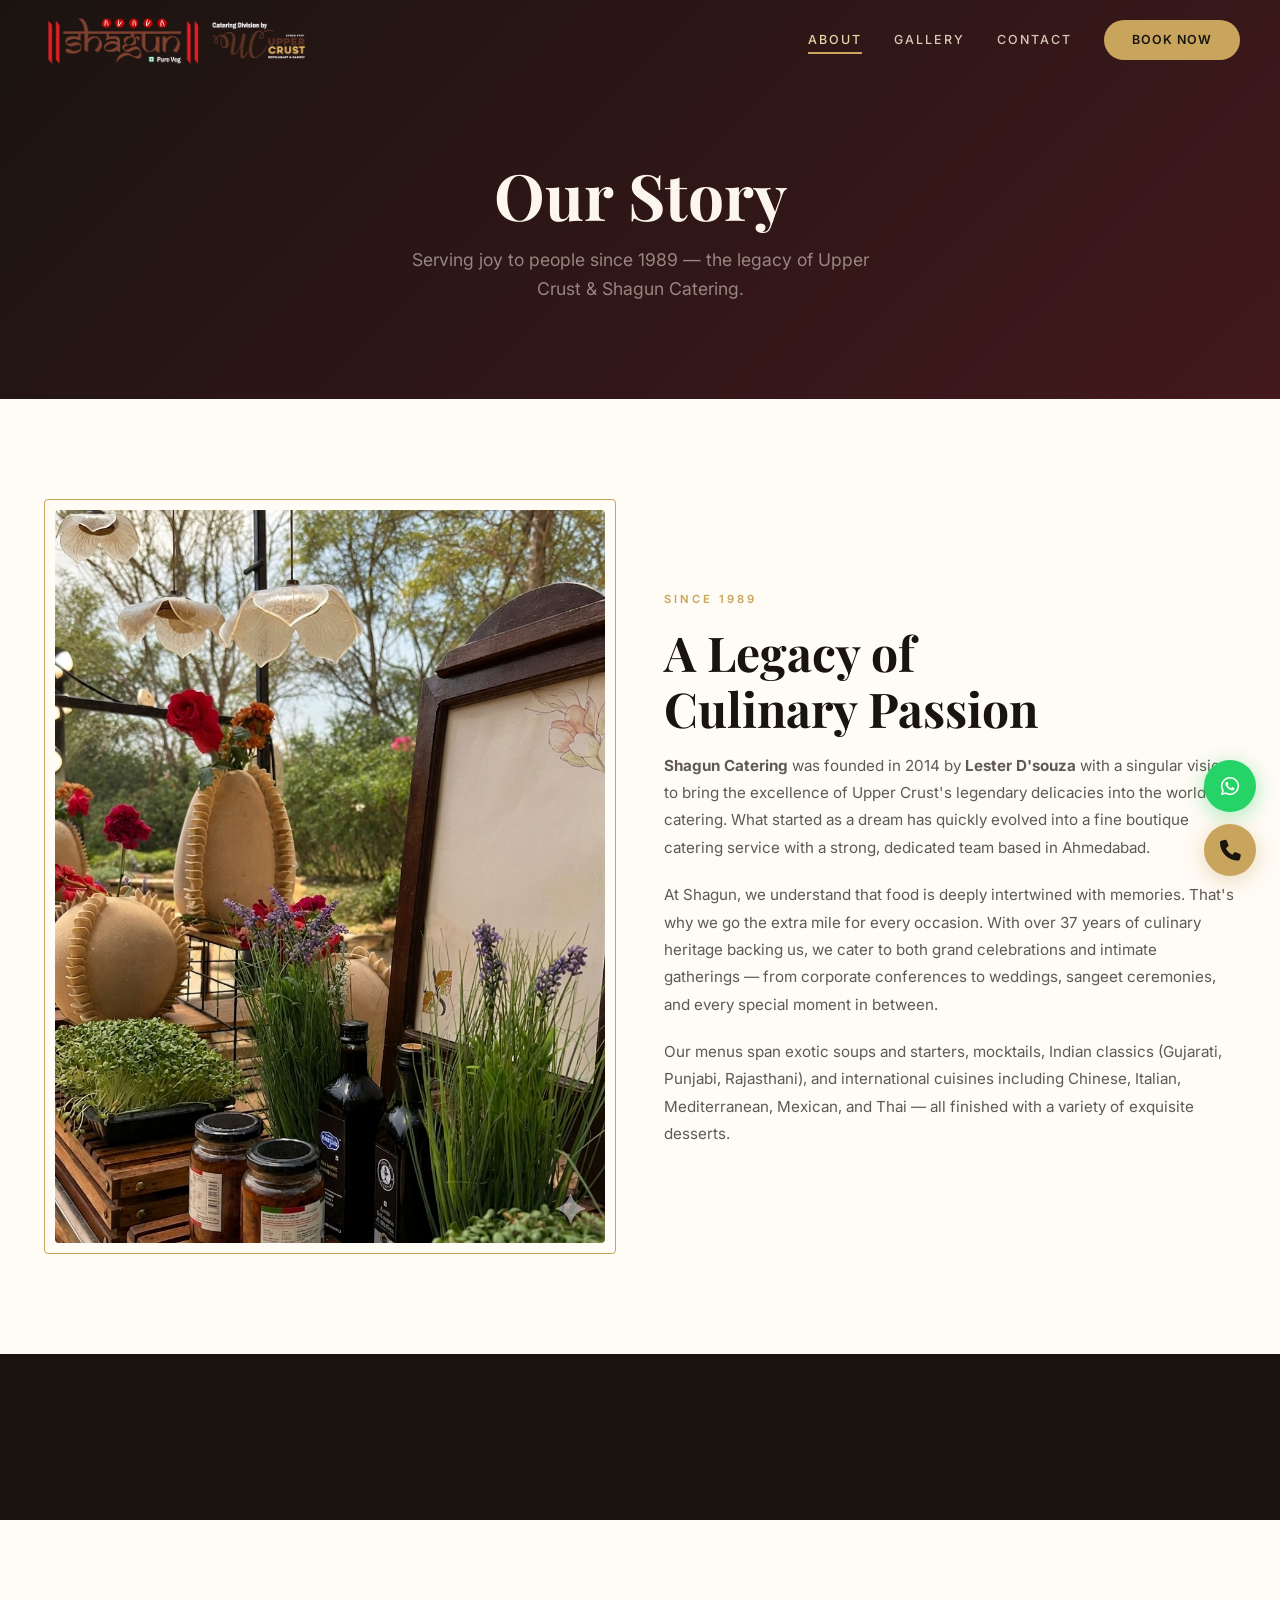
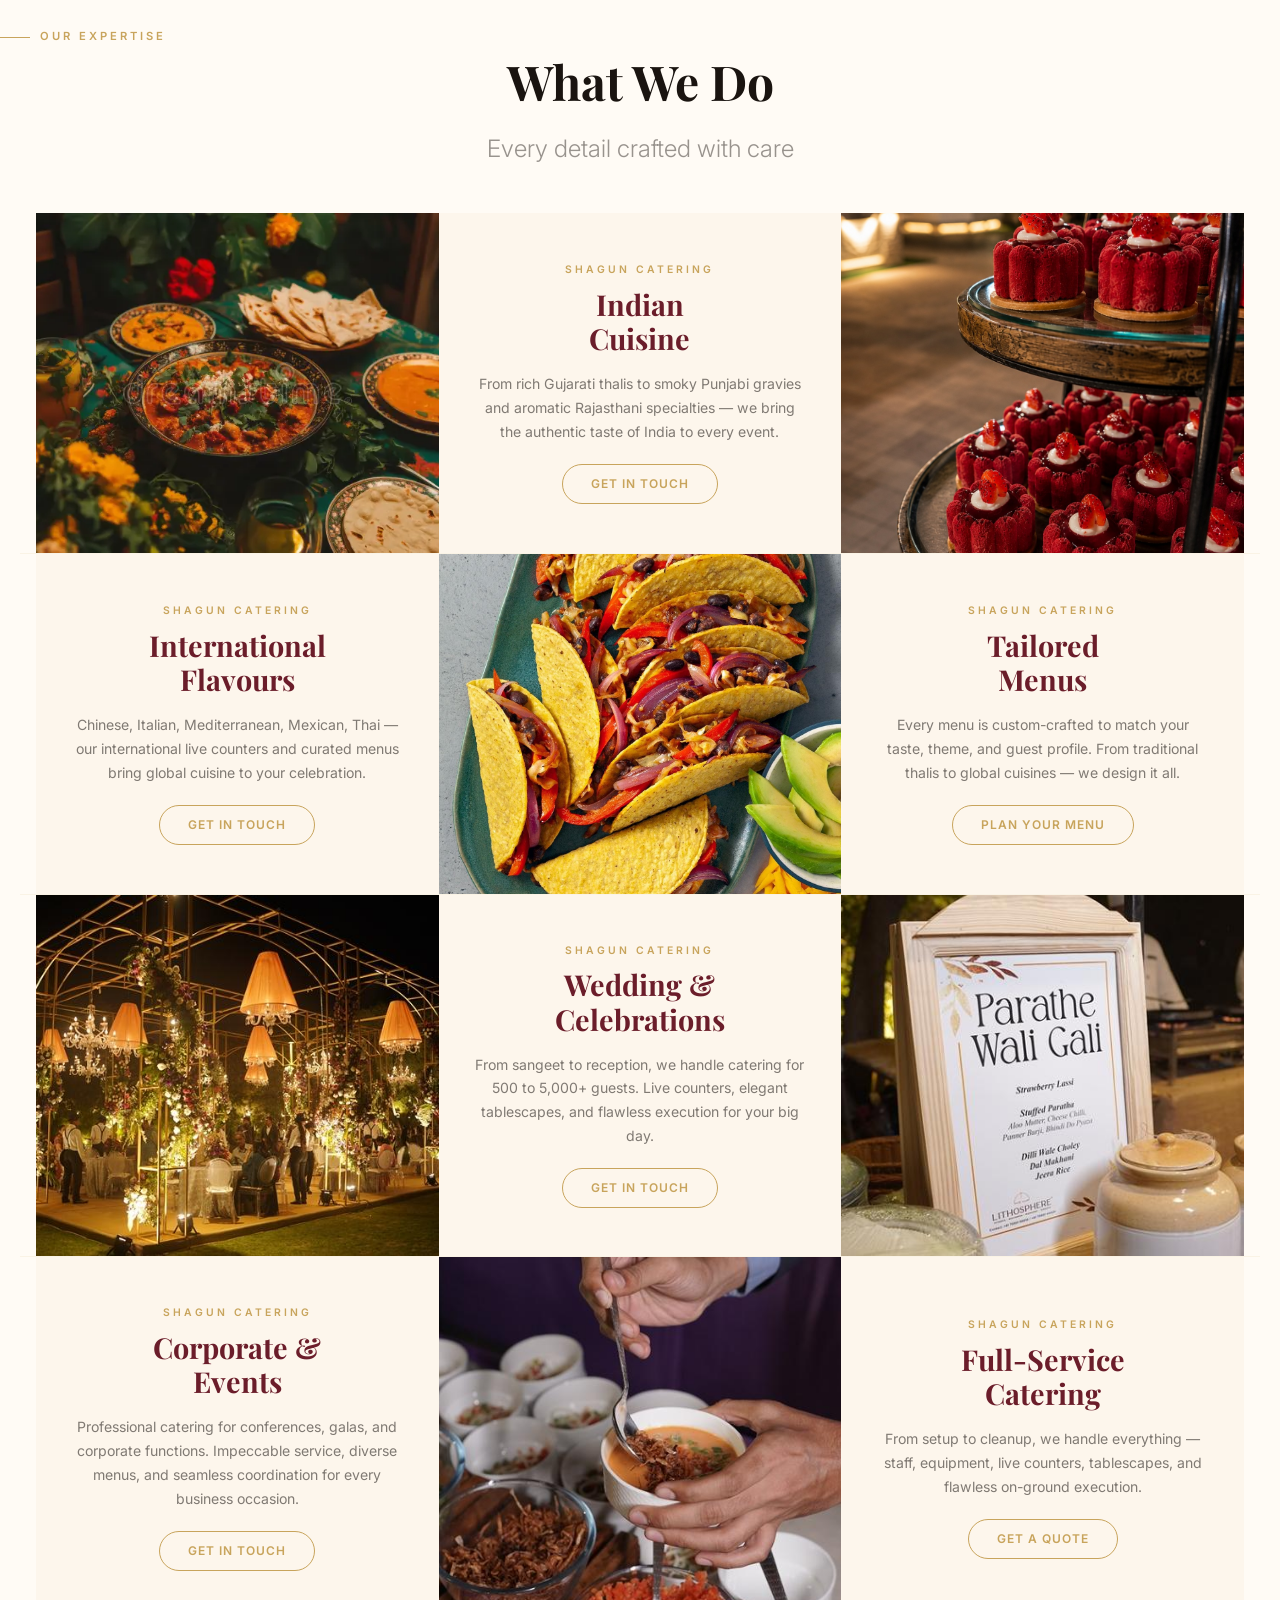
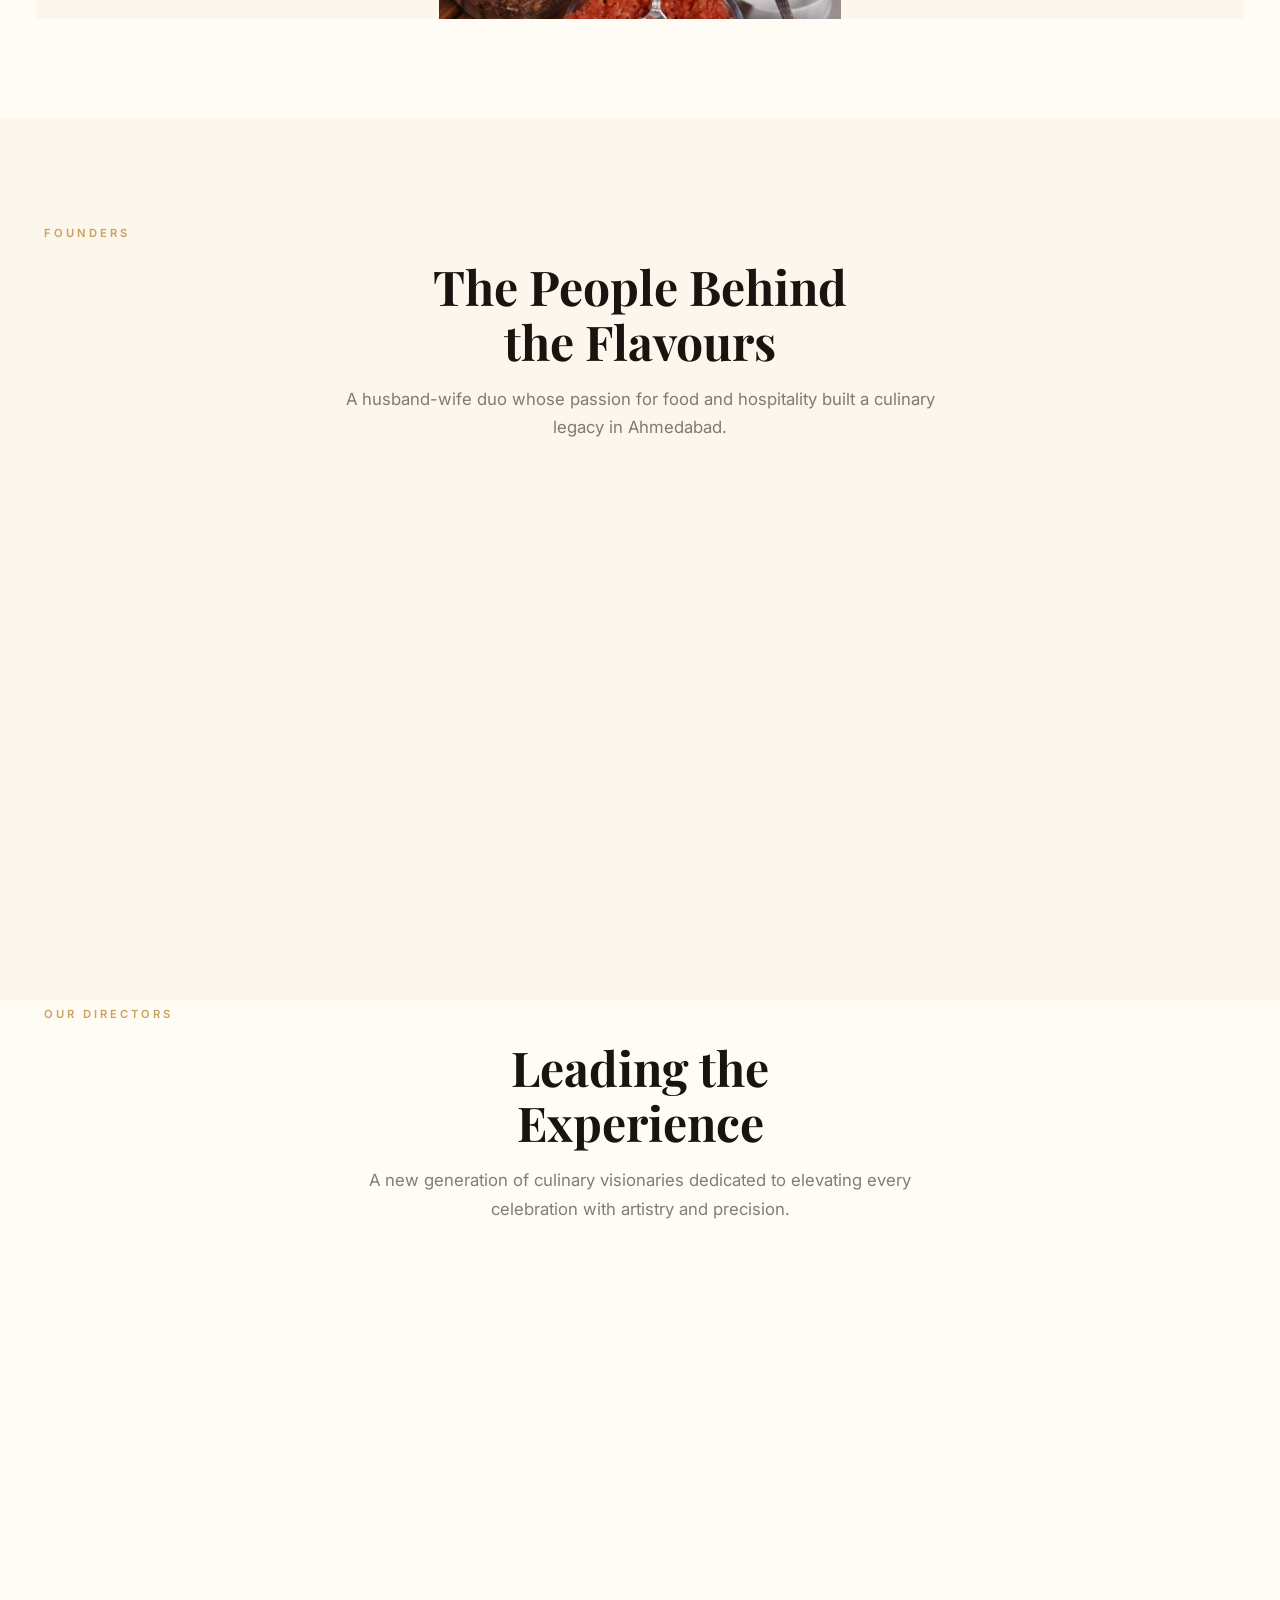
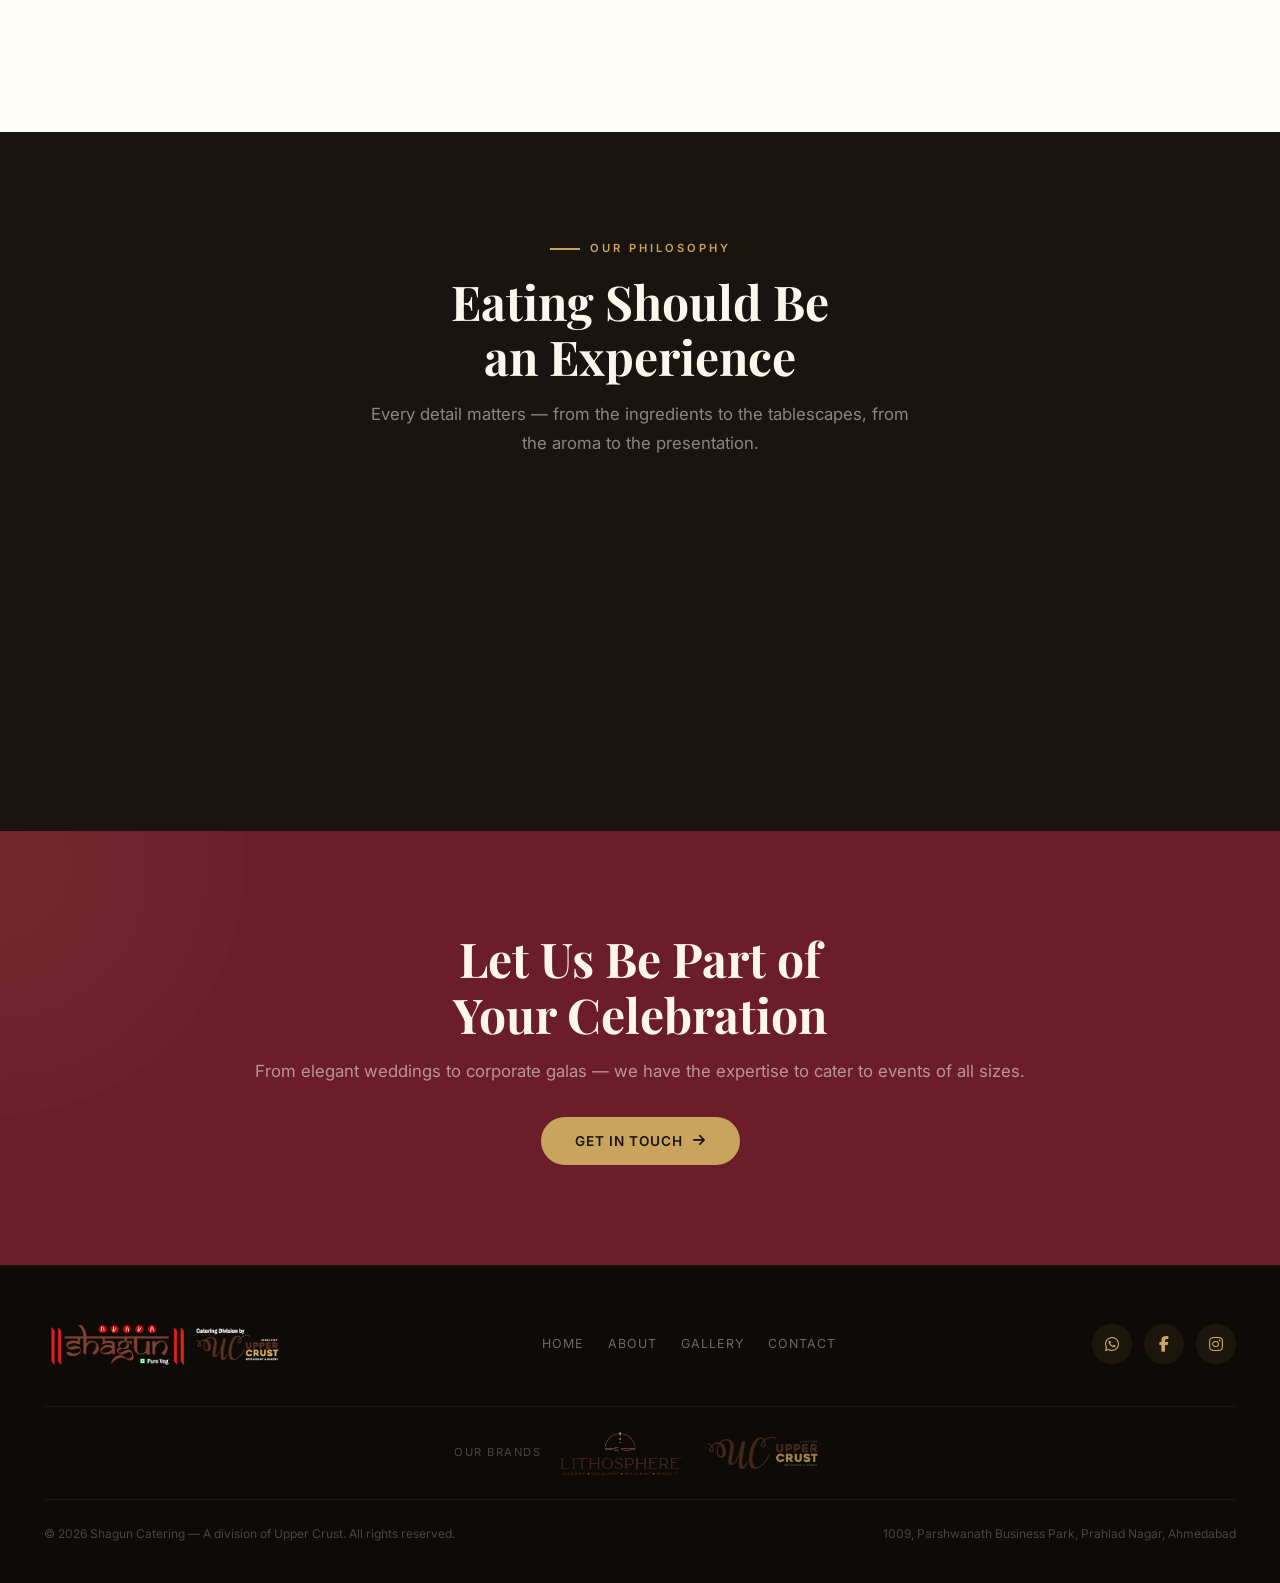
<file: about.html>
<!DOCTYPE html>
<html lang="en">

<head>
  <meta charset="UTF-8">
  <meta name="viewport" content="width=device-width, initial-scale=1.0">
  <title>About Shagun Catering | Ahmedabad's Trusted Caterer Since 1989</title>
  <meta name="description"
    content="Learn about Shagun Catering — a division of Upper Crust. Founded by Lester & Monisha D'souza. Over 37 years of culinary excellence in Ahmedabad for weddings, corporate events & more.">
  <meta name="keywords"
    content="about Shagun Catering, Upper Crust Ahmedabad, Lester D'souza, catering Ahmedabad history, best caterer Ahmedabad">
  <meta name="author" content="Shagun Catering — A Division of Upper Crust">
  <!-- Open Graph -->
  <meta property="og:type" content="website">
  <meta property="og:site_name" content="Shagun Catering">
  <meta property="og:title" content="About Shagun Catering | Ahmedabad's Trusted Caterer Since 1989">
  <meta property="og:description"
    content="Learn about Shagun Catering — a division of Upper Crust. Over 37 years of culinary excellence in Ahmedabad.">
  <meta property="og:url" content="https://shaguncatering.com/about.html">
  <meta property="og:image" content="https://shaguncatering.com/images/Shagun-01%20shay.png">
  <meta property="og:locale" content="en_IN">
  <!-- Twitter Card -->
  <meta name="twitter:card" content="summary_large_image">
  <meta name="twitter:title" content="About Shagun Catering | Ahmedabad's Trusted Caterer Since 1989">
  <meta name="twitter:description"
    content="Learn about Shagun Catering — a division of Upper Crust. Over 37 years of culinary excellence.">
  <meta name="twitter:image" content="https://shaguncatering.com/images/Shagun-01%20shay.png">
  <!-- Canonical -->
  <link rel="canonical" href="https://shaguncatering.com/about.html">
  <!-- JSON-LD BreadcrumbList -->
  <script type="application/ld+json">
  {
    "@context": "https://schema.org",
    "@type": "BreadcrumbList",
    "itemListElement": [
      { "@type": "ListItem", "position": 1, "name": "Home", "item": "https://shaguncatering.com/" },
      { "@type": "ListItem", "position": 2, "name": "About", "item": "https://shaguncatering.com/about.html" }
    ]
  }
  </script>
  <!-- JSON-LD LocalBusiness -->
  <script type="application/ld+json">
  {
    "@context": "https://schema.org",
    "@type": "LocalBusiness",
    "name": "Shagun Catering",
    "alternateName": "Shagun Catering — A Division of Upper Crust",
    "description": "Ahmedabad's premier catering service since 1989. Specializing in weddings, corporate events, sangeet, and private celebrations.",
    "image": "https://shaguncatering.com/images/Shagun-01%20shay.png",
    "url": "https://shaguncatering.com/",
    "telephone": "+918980003121",
    "email": "catering@cafeuppercrust.com",
    "foundingDate": "1989",
    "areaServed": "Ahmedabad",
    "address": {
      "@type": "PostalAddress",
      "streetAddress": "1009, Parshwanath Business Park, Nr. Auda Garden, Prahlad Nagar",
      "addressLocality": "Ahmedabad",
      "addressRegion": "Gujarat",
      "postalCode": "380015",
      "addressCountry": "IN"
    },
    "parentOrganization": {
      "@type": "Organization",
      "name": "Upper Crust"
    },
    "aggregateRating": {
      "@type": "AggregateRating",
      "ratingValue": "4.9",
      "bestRating": "5",
      "ratingCount": "500"
    },
    "openingHoursSpecification": [
      {
        "@type": "OpeningHoursSpecification",
        "dayOfWeek": ["Monday","Tuesday","Wednesday","Thursday","Friday","Saturday"],
        "opens": "10:00",
        "closes": "20:00"
      }
    ],
    "sameAs": [
      "https://www.facebook.com/Shagun.uppercrust/",
      "https://www.instagram.com/shagunuppercrust/"
    ]
  }
  </script>
  <link rel="preconnect" href="https://fonts.googleapis.com">
  <link rel="preconnect" href="https://fonts.gstatic.com" crossorigin>
  <link
    href="https://fonts.googleapis.com/css2?family=Playfair+Display:ital,wght@0,400;0,500;0,600;0,700;0,800;1,400;1,500&family=Inter:wght@300;400;500;600;700&family=Great+Vibes&display=swap"
    rel="stylesheet">
  <link rel="stylesheet" href="https://cdnjs.cloudflare.com/ajax/libs/font-awesome/6.5.1/css/all.min.css">
  <link rel="icon" type="image/png" href="images/Shagun-01%20shay.png">
  <link href="https://cdn.jsdelivr.net/npm/bootstrap@5.3.3/dist/css/bootstrap.min.css" rel="stylesheet">
  <link rel="stylesheet" href="style.css">
</head>

<body>

  <nav class="nav" id="nav">
    <a href="index.html" class="nav-logo">
      <img src="images/Shagun-01%20shay.png" alt="Shagun Catering" fetchpriority="high">
    </a>
    <div class="hamburger" id="hamburger" role="button" aria-label="Toggle navigation" aria-expanded="false">
      <span></span><span></span><span></span>
    </div>
    <div class="nav-links" id="navLinks">
      <a href="about.html" class="active-page">About</a>
      <a href="gallery.html">Gallery</a>
      <a href="contact.html">Contact</a>
      <a href="contact.html" class="nav-cta">Book Now</a>
    </div>
  </nav>

  <!-- ===== HERO ===== -->
  <div class="page-hero page-hero-video">
    <video class="hero-bg-video" autoplay muted loop playsinline preload="auto">
      <source src="images/gallery/video_20260610_172848.mp4" type="video/mp4">
    </video>
    <h1>Our Story</h1>
    <p>Serving joy to people since 1989 — the legacy of Upper Crust &amp; Shagun Catering.</p>
  </div>

  <!-- ===== WELCOME / STORY ===== -->
  <section class="about-story">
    <div class="container">
      <div class="row align-items-center gx-5">
        <div class="col-lg-6 col-12">
          <div class="reveal-left">
            <div style="padding:10px;border:1.5px solid var(--gold);border-radius:4px;display:flex;align-items:center;line-height:0;">
              <img loading="lazy" decoding="async" src="images/gallery/Gemini_Generated_Image_ma54iema54iema54.png"
                alt="Shagun Catering exquisite food presentation and plating at an event in Ahmedabad"
                style="display:block;width:100%;height:auto;">
            </div>
          </div>
        </div>
        <div class="col-lg-6 col-12">
          <div class="reveal-right">
            <div class="section-label section-label--no-line">Since 1989</div>
            <h2 class="section-title">A Legacy of<br>Culinary Passion</h2>
            <p><strong>Shagun Catering</strong> was founded in 2014 by <strong>Lester D'souza</strong> with a singular
              vision: to bring the excellence of Upper Crust's legendary delicacies into the world of catering. What
              started as a dream has quickly evolved into a fine boutique catering service with a strong, dedicated team
              based in Ahmedabad.</p>
            <p>At Shagun, we understand that food is deeply intertwined with memories. That's why we go the extra mile
              for every occasion. With over 37 years of culinary heritage backing us, we cater to both grand
              celebrations and intimate gatherings — from corporate conferences to weddings, sangeet ceremonies, and
              every special moment in between.</p>
            <p>Our menus span exotic soups and starters, mocktails, Indian classics (Gujarati, Punjabi, Rajasthani), and
              international cuisines including Chinese, Italian, Mediterranean, Mexican, and Thai — all finished with a
              variety of exquisite desserts.</p>
          </div>
        </div>
      </div>
    </div>
  </section>

  <!-- ===== STATS ===== -->
  <div class="row g-0 stats-row reveal-stagger">
    <div class="col-md-3 col-6">
      <div class="stat-item">
        <div class="stat-number" data-count="1989">0</div>
        <div class="stat-label">Upper Crust Est.</div>
      </div>
    </div>
    <div class="col-md-3 col-6">
      <div class="stat-item">
        <div class="stat-number" data-count="37+">0</div>
        <div class="stat-label">Years Experience</div>
      </div>
    </div>
    <div class="col-md-3 col-6">
      <div class="stat-item">
        <div class="stat-number" data-count="2000+">0</div>
        <div class="stat-label">Events Catered</div>
      </div>
    </div>
    <div class="col-md-3 col-6">
      <div class="stat-item">
        <div class="stat-number" data-count="7">0</div>
        <div class="stat-label">Cuisines</div>
      </div>
    </div>
  </div>

  <!-- ===== IMAGE GRID (lithosphere-style) ===== -->
  <section class="about-grid-section">
    <div class="section-label" style="text-align:center;justify-content:center;margin-bottom:8px;">Our Expertise</div>
    <h2 class="section-title" style="text-align:center;margin-bottom:48px;">What We Do<br><span
        style="font-size:0.5em;font-family:var(--font-body);font-weight:300;color:rgba(26,20,16,0.45);">Every detail
        crafted with care</span></h2>
    <div class="about-grid-row">
      <div class="about-grid-img" style="background-image:url(images/gallery/indian-cuisine-table-setting-dinner-traditional-dishes-decor-371924027.png)"></div>
      <div class="about-grid-content">
        <span class="about-grid-sub">Shagun Catering</span>
        <h3 class="about-grid-title">Indian<br>Cuisine</h3>
        <p class="about-grid-desc">From rich Gujarati thalis to smoky Punjabi gravies and aromatic Rajasthani
          specialties — we bring the authentic taste of India to every event.</p>
        <a href="contact.html" class="btn btn-gold-outline" style="padding:10px 28px;font-size:0.75rem;">Get in
          Touch</a>
      </div>
      <div class="about-grid-img"
        style="background-image:url(images/gallery/WhatsApp%20Image%202026-06-12%20at%204.13.24%20PM%20%281%29.jpeg)">
      </div>
    </div>
    <div class="about-grid-row">
      <div class="about-grid-content">
        <span class="about-grid-sub">Shagun Catering</span>
        <h3 class="about-grid-title">International<br>Flavours</h3>
        <p class="about-grid-desc">Chinese, Italian, Mediterranean, Mexican, Thai — our international live counters and
          curated menus bring global cuisine to your celebration.</p>
        <a href="contact.html" class="btn btn-gold-outline" style="padding:10px 28px;font-size:0.75rem;">Get in
          Touch</a>
      </div>
      <div class="about-grid-img" style="background-image:url(images/gallery/mexican%20food.jpg)"></div>
      <div class="about-grid-content">
        <span class="about-grid-sub">Shagun Catering</span>
        <h3 class="about-grid-title">Tailored<br>Menus</h3>
        <p class="about-grid-desc">Every menu is custom-crafted to match your taste, theme, and guest profile. From
          traditional thalis to global cuisines — we design it all.</p>
        <a href="contact.html" class="btn btn-gold-outline" style="padding:10px 28px;font-size:0.75rem;">Plan Your
          Menu</a>
      </div>
    </div>
    <div class="about-grid-row">
      <div class="about-grid-img" style="background-image:url(images/gallery/DSC00355.JPG)"></div>
      <div class="about-grid-content">
        <span class="about-grid-sub">Shagun Catering</span>
        <h3 class="about-grid-title">Wedding &amp;<br>Celebrations</h3>
        <p class="about-grid-desc">From sangeet to reception, we handle catering for 500 to 5,000+ guests. Live
          counters, elegant tablescapes, and flawless execution for your big day.</p>
        <a href="contact.html" class="btn btn-gold-outline" style="padding:10px 28px;font-size:0.75rem;">Get in
          Touch</a>
      </div>
      <div class="about-grid-img" style="background-image:url(images/gallery/DSC00264.JPG)"></div>
    </div>
    <div class="about-grid-row">
      <div class="about-grid-content">
        <span class="about-grid-sub">Shagun Catering</span>
        <h3 class="about-grid-title">Corporate &amp;<br>Events</h3>
        <p class="about-grid-desc">Professional catering for conferences, galas, and corporate functions. Impeccable
          service, diverse menus, and seamless coordination for every business occasion.</p>
        <a href="contact.html" class="btn btn-gold-outline" style="padding:10px 28px;font-size:0.75rem;">Get in
          Touch</a>
      </div>
      <div class="about-grid-img" style="background-image:url(images/gallery/DSC00158.JPG)"></div>
      <div class="about-grid-content">
        <span class="about-grid-sub">Shagun Catering</span>
        <h3 class="about-grid-title">Full-Service<br>Catering</h3>
        <p class="about-grid-desc">From setup to cleanup, we handle everything — staff, equipment, live counters,
          tablescapes, and flawless on-ground execution.</p>
        <a href="contact.html" class="btn btn-gold-outline" style="padding:10px 28px;font-size:0.75rem;">Get a Quote</a>
      </div>
    </div>
  </section>

  <!-- ===== FOUNDERS ===== -->
  <section class="founders">
    <div class="container">
      <div class="section-label">Founders</div>
      <h2 class="section-title">The People Behind<br>the Flavours</h2>
      <p class="section-desc">A husband-wife duo whose passion for food and hospitality built a culinary legacy in
        Ahmedabad.</p>
      <div class="row g-4">
        <div class="col-lg-6 col-12">
          <div class="founder-card reveal-left">
            <div class="avatar">LD</div>
            <h3>Lester D'souza</h3>
            <div class="role">Founder</div>
            <p>Lester's passion for food drew him to the Institute of Hotel Management, followed by training at the Taj
              Mansingh in Delhi. He returned to Ahmedabad and created Upper Crust — introducing the city to an
              unparalleled bakery and culinary experience. After establishing the brand, he launched Shagun Catering,
              which is now a household name across weddings, receptions, sangeet, corporate events, and more.</p>
          </div>
        </div>
        <div class="col-lg-6 col-12">
          <div class="founder-card reveal-right">
            <div class="avatar">MD</div>
            <h3>Monisha D'souza</h3>
            <div class="role">Co-Founder</div>
            <p>Monisha joined Lester soon after Upper Crust began. Her foresight and skills brought a food revolution,
              lifting the brand to great heights. Together they opened a second branch of Upper Crust at Vijay Char
              Rasta and diversified into a fusion food chain. As their popularity soared, they introduced international
              cuisine to Ahmedabad — welcomed with open arms by the city.</p>
          </div>
        </div>
      </div>
    </div>
  </section>

  <!-- ===== DIRECTORS ===== -->
  <section class="founders" style="background:var(--cream-light);padding-top:0;">
    <div class="container">
      <div class="section-label">Our Directors</div>
      <h2 class="section-title">Leading the<br>Experience</h2>
      <p class="section-desc">A new generation of culinary visionaries dedicated to elevating every celebration with
        artistry and precision.</p>
      <div class="row g-4">
        <div class="col-lg-6 col-12">
          <div class="founder-card reveal-left">
            <div class="avatar">AD</div>
            <h3>Aditya Dsouza</h3>
            <div class="role">Director</div>
            <p>Hospitality professional and creative strategist, Aditya blends his expertise from Oxford Brookes with a
              passion for design and detail. As the driving force behind Lithosphere Bespoke Catering, he ensures every
              event is executed with elegance, innovation, and precision.</p>
          </div>
        </div>
        <div class="col-lg-6 col-12">
          <div class="founder-card reveal-right">
            <div class="avatar">ND</div>
            <h3>Natasha Dsouza</h3>
            <div class="role">Director</div>
            <p>A Le Cordon Bleu-trained Pastry Chef and Culinary Management graduate from the University of West London,
              Natasha blends artistry with innovation. She curates bespoke menus that balance tradition with creativity,
              turning every event into a refined culinary experience.</p>
          </div>
        </div>
      </div>
    </div>
  </section>

  <!-- ===== PHILOSOPHY ===== -->
  <section class="legacy-section">
    <div class="container">
      <div class="section-label">Our Philosophy</div>
      <h2 class="section-title">Eating Should Be<br>an Experience</h2>
      <p class="section-desc">Every detail matters — from the ingredients to the tablescapes, from the aroma to the
        presentation.</p>
      <div class="row g-4 justify-content-center reveal-stagger">
        <div class="col-lg-4 col-12">
          <div class="legacy-card">
            <i class="fas fa-seedling"></i>
            <h3>Fresh Ingredients</h3>
            <p>We believe in the power of fresh, quality ingredients. Nothing brings us more joy than experimenting with
              seasonal produce and staying true to authentic flavours.</p>
          </div>
        </div>
        <div class="col-lg-4 col-12">
          <div class="legacy-card">
            <i class="fas fa-concierge-bell"></i>
            <h3>Seamless Service</h3>
            <p>From setup to cleanup, our team ensures every detail is executed with precision. Professional,
              unobtrusive service that lets you enjoy your event.</p>
          </div>
        </div>
        <div class="col-lg-4 col-12">
          <div class="legacy-card">
            <i class="fas fa-palette"></i>
            <h3>Elegant Tablescapes</h3>
            <p>Delicious food punctuated with stunning tablescapes. We create visually memorable experiences that
              complement the flavours on every plate.</p>
          </div>
        </div>
      </div>
    </div>
  </section>

  <!-- ===== CTA ===== -->
  <section class="home-cta">
    <div class="container">
      <h2>Let Us Be Part of<br>Your Celebration</h2>
      <p>From elegant weddings to corporate galas — we have the expertise to cater to events of all sizes.</p>
      <a href="contact.html" class="btn btn-primary">
        Get in Touch <i class="fas fa-arrow-right"></i>
      </a>
    </div>
  </section>

  <footer class="footer">
    <div class="container">
      <div class="footer-top">
        <div class="footer-brand">
          <img loading="lazy" decoding="async" src="images/Shagun-01%20shay.png" alt="Shagun Catering">
        </div>
        <div class="footer-links">
          <a href="index.html">Home</a>
          <a href="about.html">About</a>
          <a href="gallery.html">Gallery</a>
          <a href="contact.html">Contact</a>
        </div>
        <div class="footer-social">
          <a href="https://wa.me/918980003121" target="_blank" aria-label="WhatsApp"><i class="fab fa-whatsapp"></i></a>
          <a href="https://www.facebook.com/Shagun.uppercrust/" target="_blank" aria-label="Facebook"><i
              class="fab fa-facebook-f"></i></a>
          <a href="https://www.instagram.com/shagunuppercrust/" target="_blank" aria-label="Instagram"><i
              class="fab fa-instagram"></i></a>

        </div>
      </div>
      <div class="footer-brands">
        <span>Our Brands</span>
        <a href="https://lithosphereuc.com/" target="_blank"><img loading="lazy" decoding="async"
            src="images/lithosphere.png" alt="Lithosphere"></a>
        <a href="https://cafeuppercrust.com/" target="_blank"><img loading="lazy" decoding="async"
            src="images/upper%20crust-logo.png" alt="Café Upper Crust"></a>
      </div>
      <div class="footer-bottom">
        <p>&copy; 2026 Shagun Catering — A division of Upper Crust. All rights reserved.</p>
        <p>1009, Parshwanath Business Park, Prahlad Nagar, Ahmedabad</p>
      </div>
    </div>
  </footer>

  <script>
    const nav = document.getElementById('nav');
    window.addEventListener('scroll', () => nav.classList.toggle('scrolled', window.scrollY > 80));

    const hamburger = document.getElementById('hamburger');
    const navLinks = document.getElementById('navLinks');
    hamburger.addEventListener('click', () => {
      hamburger.classList.toggle('active');
      navLinks.classList.toggle('open');
      hamburger.setAttribute('aria-expanded', navLinks.classList.contains('open'));
    });
    navLinks.querySelectorAll('a').forEach(l => l.addEventListener('click', () => {
      hamburger.classList.remove('active');
      navLinks.classList.remove('open');
    }));

    const revealObserver = new IntersectionObserver((entries) => {
      entries.forEach(e => e.target.classList.toggle('visible', e.isIntersecting));
    }, { threshold: 0.1, rootMargin: '0px 0px -60px 0px' });
    document.querySelectorAll('.reveal-left, .reveal-right, .reveal-stagger').forEach(el => revealObserver.observe(el));

    const counterObserver = new IntersectionObserver((entries) => {
      entries.forEach(entry => {
        if (entry.isIntersecting) {
          const el = entry.target;
          const raw = el.getAttribute('data-count');
          const target = parseInt(raw.replace('+', ''));
          const hasPlus = raw.includes('+');
          animateCounter(el, target, () => {
            if (hasPlus) el.textContent = raw;
            else if (raw === '1989') el.textContent = '1989';
          });
          counterObserver.unobserve(el);
        }
      });
    }, { threshold: 0.5 });

    function animateCounter(el, target, done) {
      let current = 0;
      const step = Math.ceil(target / 40);
      const interval = setInterval(() => {
        current += step;
        if (current >= target) { clearInterval(interval); el.textContent = target; done(); }
        else el.textContent = current;
      }, 40);
    }
    document.querySelectorAll('.stat-number[data-count]').forEach(el => counterObserver.observe(el));
  </script>
  <div class="floating-actions">
    <a href="https://wa.me/918980003121" target="_blank" class="floating-btn floating-btn-whatsapp"
      aria-label="WhatsApp">
      <i class="fab fa-whatsapp"></i>
    </a>
    <a href="tel:+918980003121" class="floating-btn floating-btn-phone" aria-label="Call">
      <i class="fas fa-phone"></i>
    </a>
  </div>

  <div class="mobile-cta-bar">
    <a href="contact.html" class="mobile-cta-btn mobile-cta-btn-enquiry">
      <i class="fas fa-envelope"></i> Enquiry
    </a>
    <a href="tel:+918980003121" class="mobile-cta-btn mobile-cta-btn-call">
      <i class="fas fa-phone"></i> Call
    </a>
    <a href="https://wa.me/918980003121" target="_blank" class="mobile-cta-btn mobile-cta-btn-whatsapp">
      <i class="fab fa-whatsapp"></i> WhatsApp
    </a>
  </div>

</body>

</html>
</file>
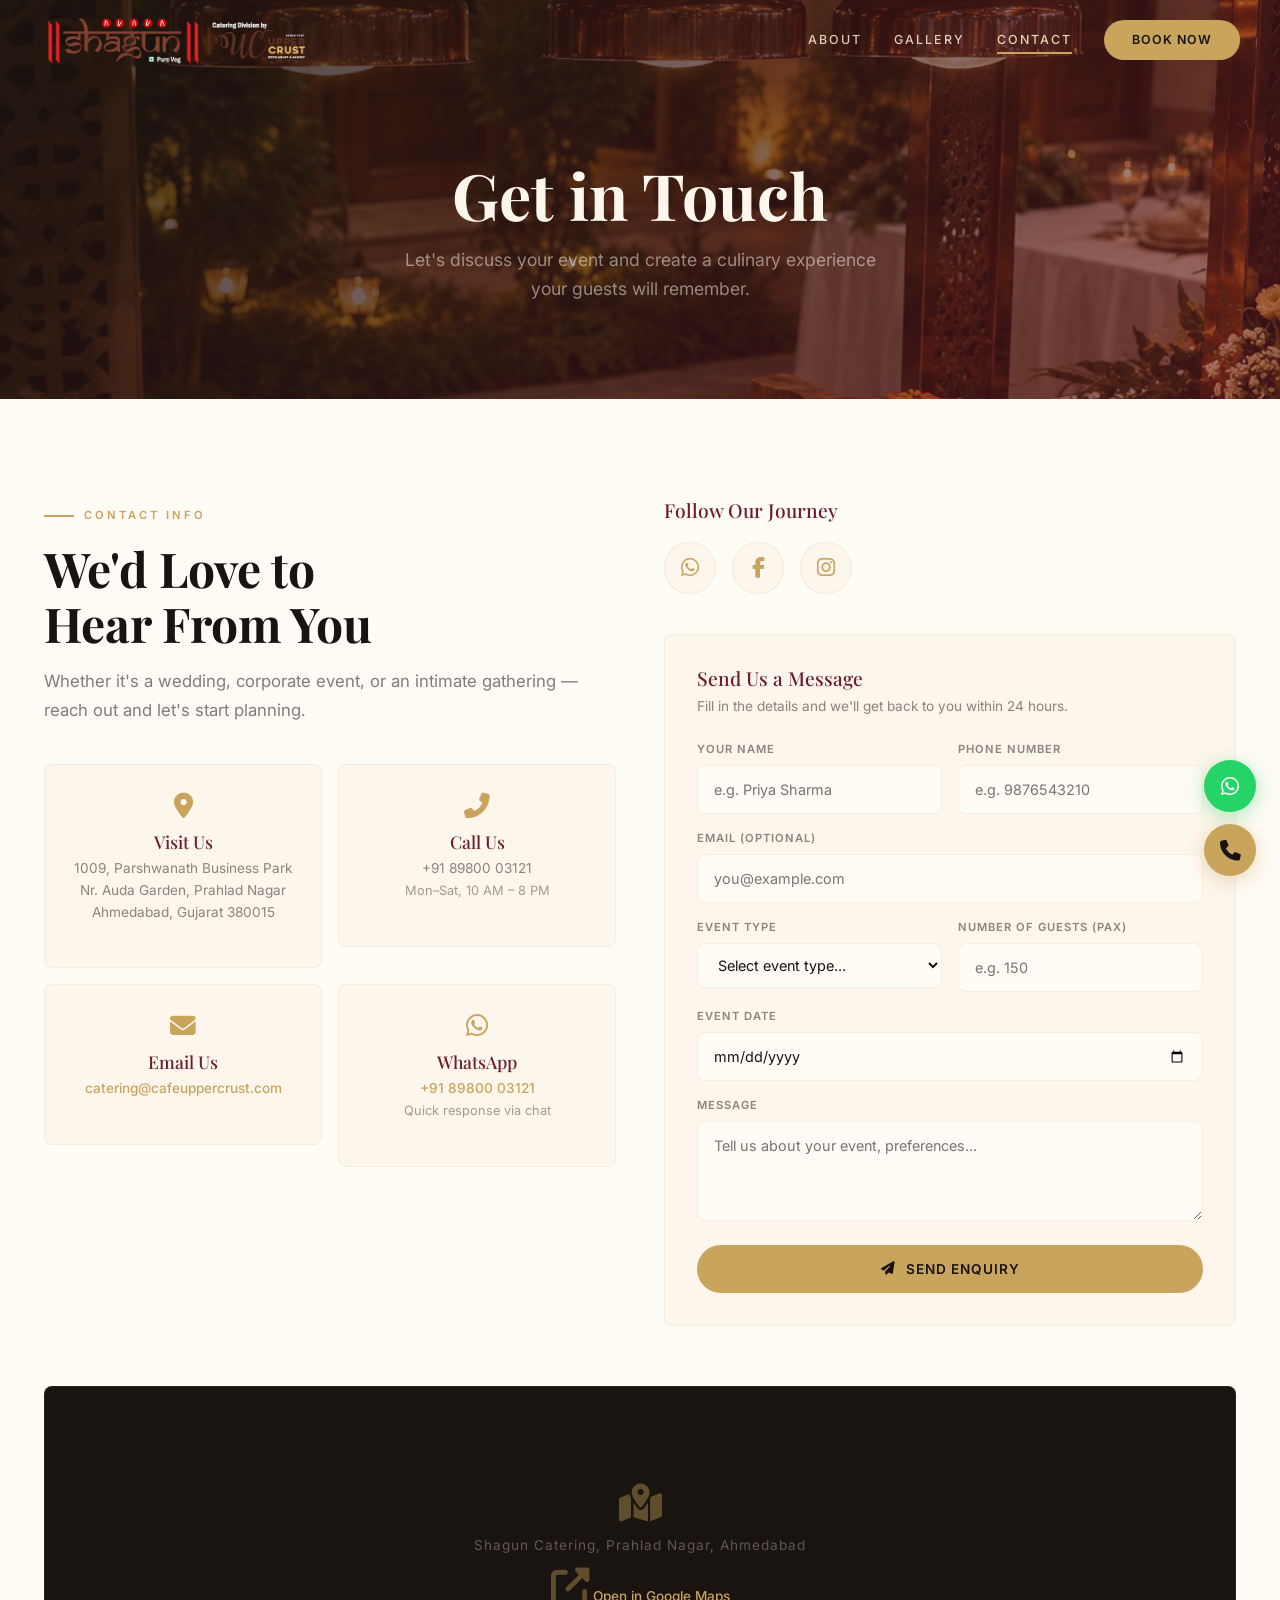
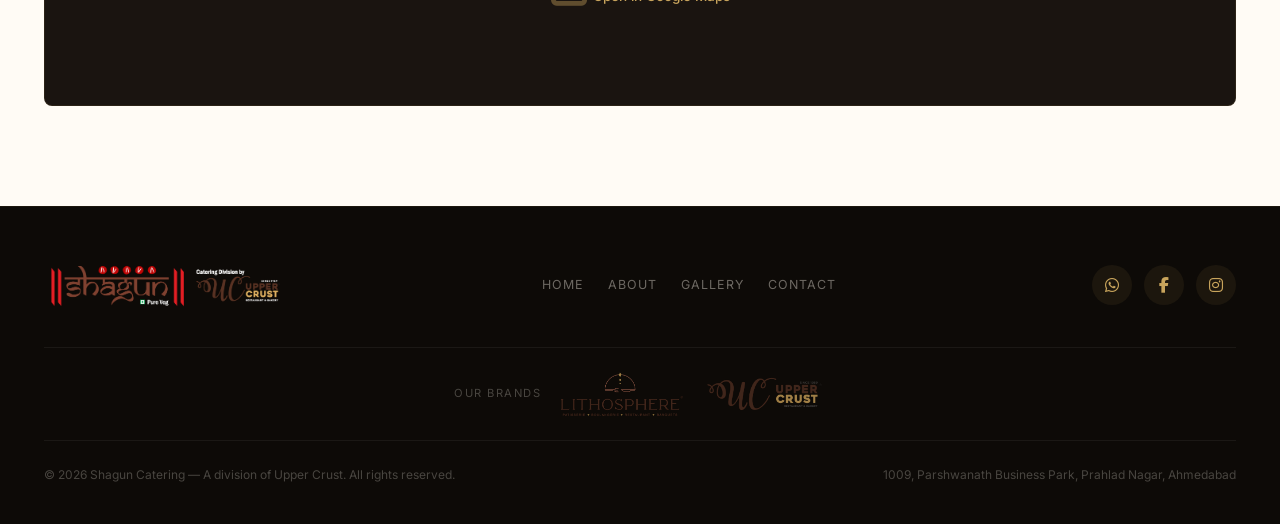
<file: contact.html>
<!DOCTYPE html>
<html lang="en">

<head>
  <meta charset="UTF-8">
  <meta name="viewport" content="width=device-width, initial-scale=1.0">
  <title>Contact Shagun Catering | Ahmedabad's Best Wedding & Event Caterer</title>
  <meta name="description"
    content="Contact Shagun Catering in Ahmedabad. Call +91 89800 03121, email catering@cafeuppercrust.com, or visit us at Prahlad Nagar. Wedding, corporate & event catering since 1989.">
  <meta name="keywords" content="contact Shagun Catering, catering Ahmedabad contact, wedding caterer Ahmedabad, event catering, Upper Crust catering">
  <meta name="author" content="Shagun Catering — A Division of Upper Crust">
  <!-- Open Graph -->
  <meta property="og:type" content="website">
  <meta property="og:site_name" content="Shagun Catering">
  <meta property="og:title" content="Contact Shagun Catering | Ahmedabad's Best Wedding & Event Caterer">
  <meta property="og:description" content="Contact Shagun Catering in Ahmedabad. Call +91 89800 03121 or visit us at Prahlad Nagar.">
  <meta property="og:url" content="https://shaguncatering.com/contact.html">
  <meta property="og:image" content="https://shaguncatering.com/images/Shagun-01%20shay.png">
  <meta property="og:locale" content="en_IN">
  <!-- Twitter Card -->
  <meta name="twitter:card" content="summary_large_image">
  <meta name="twitter:title" content="Contact Shagun Catering | Ahmedabad's Best Wedding & Event Caterer">
  <meta name="twitter:description" content="Contact Shagun Catering in Ahmedabad. Call +91 89800 03121 or visit us at Prahlad Nagar.">
  <meta name="twitter:image" content="https://shaguncatering.com/images/Shagun-01%20shay.png">
  <!-- Canonical -->
  <link rel="canonical" href="https://shaguncatering.com/contact.html">
  <!-- JSON-LD BreadcrumbList -->
  <script type="application/ld+json">
  {
    "@context": "https://schema.org",
    "@type": "BreadcrumbList",
    "itemListElement": [
      { "@type": "ListItem", "position": 1, "name": "Home", "item": "https://shaguncatering.com/" },
      { "@type": "ListItem", "position": 2, "name": "Contact", "item": "https://shaguncatering.com/contact.html" }
    ]
  }
  </script>
  <!-- JSON-LD LocalBusiness -->
  <script type="application/ld+json">
  {
    "@context": "https://schema.org",
    "@type": "LocalBusiness",
    "name": "Shagun Catering",
    "alternateName": "Shagun Catering — A Division of Upper Crust",
    "description": "Ahmedabad's premier catering service since 1989. Specializing in weddings, corporate events, sangeet, and private celebrations.",
    "image": "https://shaguncatering.com/images/Shagun-01%20shay.png",
    "url": "https://shaguncatering.com/",
    "telephone": "+918980003121",
    "email": "catering@cafeuppercrust.com",
    "foundingDate": "1989",
    "areaServed": "Ahmedabad",
    "address": {
      "@type": "PostalAddress",
      "streetAddress": "1009, Parshwanath Business Park, Nr. Auda Garden, Prahlad Nagar",
      "addressLocality": "Ahmedabad",
      "addressRegion": "Gujarat",
      "postalCode": "380015",
      "addressCountry": "IN"
    },
    "parentOrganization": {
      "@type": "Organization",
      "name": "Upper Crust"
    },
    "aggregateRating": {
      "@type": "AggregateRating",
      "ratingValue": "4.9",
      "bestRating": "5",
      "ratingCount": "500"
    },
    "openingHoursSpecification": [
      {
        "@type": "OpeningHoursSpecification",
        "dayOfWeek": ["Monday","Tuesday","Wednesday","Thursday","Friday","Saturday"],
        "opens": "10:00",
        "closes": "20:00"
      }
    ],
    "sameAs": [
      "https://www.facebook.com/Shagun.uppercrust/",
      "https://www.instagram.com/shagunuppercrust/"
    ]
  }
  </script>
  <link rel="preconnect" href="https://fonts.googleapis.com">
  <link rel="preconnect" href="https://fonts.gstatic.com" crossorigin>
  <link
    href="https://fonts.googleapis.com/css2?family=Playfair+Display:ital,wght@0,400;0,500;0,600;0,700;0,800;1,400;1,500&family=Inter:wght@300;400;500;600;700&family=Great+Vibes&display=swap"
    rel="stylesheet">
  <link rel="stylesheet" href="https://cdnjs.cloudflare.com/ajax/libs/font-awesome/6.5.1/css/all.min.css">
  <link rel="icon" type="image/png" href="images/Shagun-01%20shay.png">
  <link href="https://cdn.jsdelivr.net/npm/bootstrap@5.3.3/dist/css/bootstrap.min.css" rel="stylesheet">
  <link rel="stylesheet" href="style.css">
</head>

<body>

  <nav class="nav" id="nav">
    <a href="index.html" class="nav-logo">
      <img src="images/Shagun-01%20shay.png" alt="Shagun Catering" fetchpriority="high">
    </a>
    <div class="hamburger" id="hamburger" role="button" aria-label="Toggle navigation" aria-expanded="false">
      <span></span><span></span><span></span>
    </div>
    <div class="nav-links" id="navLinks">
      <a href="about.html">About</a>
      <a href="gallery.html">Gallery</a>
      <a href="contact.html" class="active-page">Contact</a>
      <a href="contact.html" class="nav-cta">Book Now</a>
    </div>
  </nav>

  <div class="page-hero" style="background-image: url(images/gallery/IMG-20260613-WA0017.jpg);">
    <h1>Get in Touch</h1>
    <p>Let's discuss your event and create a culinary experience your guests will remember.</p>
  </div>

  <section class="contact-page">
    <div class="container">
      <div class="row gx-5">
        <div class="col-lg-6 col-12">
          <div class="reveal-left">
            <div class="section-label">Contact Info</div>
            <h2 class="section-title">We'd Love to<br>Hear From You</h2>
            <p class="section-desc" style="margin-bottom: 40px;">
              Whether it's a wedding, corporate event, or an intimate gathering — reach out and let's start planning.
            </p>
            <div class="row g-3">
              <div class="col-sm-6 col-12">
                <a href="https://maps.google.com/?q=1009+Parshwanath+Business+Park+Prahlad+Nagar+Ahmedabad" target="_blank" class="contact-card-link">
                  <div class="contact-card">
                    <i class="fas fa-map-marker-alt"></i>
                    <h4>Visit Us</h4>
                    <p>1009, Parshwanath Business Park<br>
                      Nr. Auda Garden, Prahlad Nagar<br>
                      Ahmedabad, Gujarat 380015</p>
                  </div>
                </a>
              </div>
              <div class="col-sm-6 col-12">
                <a href="tel:+918980003121" class="contact-card-link">
                  <div class="contact-card">
                    <i class="fas fa-phone-alt"></i>
                    <h4>Call Us</h4>
                    <p><span>+91 89800 03121</span><br>
                      <span style="font-size:0.8rem;color:rgba(26,20,16,0.4);">Mon–Sat, 10 AM – 8 PM</span>
                    </p>
                  </div>
                </a>
              </div>
              <div class="col-sm-6 col-12">
                <div class="contact-card">
                  <i class="fas fa-envelope"></i>
                  <h4>Email Us</h4>
                  <p><a href="mailto:catering@cafeuppercrust.com">catering@cafeuppercrust.com</a></p>
                </div>
              </div>
              <div class="col-sm-6 col-12">
                <div class="contact-card">
                  <i class="fab fa-whatsapp"></i>
                  <h4>WhatsApp</h4>
                  <p><a href="https://wa.me/918980003121" target="_blank">+91 89800 03121</a><br>
                    <span style="font-size:0.8rem;color:rgba(26,20,16,0.4);">Quick response via chat</span>
                  </p>
                </div>
              </div>
            </div>
          </div>
        </div>

        <div class="col-lg-6 col-12">
          <div class="reveal-right">
            <div class="contact-social-wrap" style="margin-bottom: 40px;">
              <h3>Follow Our Journey</h3>
              <div class="social-big">
                <a href="https://wa.me/918980003121" target="_blank" aria-label="WhatsApp"><i
                    class="fab fa-whatsapp"></i></a>
                <a href="https://www.facebook.com/Shagun.uppercrust/" target="_blank" aria-label="Facebook"><i
                    class="fab fa-facebook-f"></i></a>
                <a href="https://www.instagram.com/shagunuppercrust/" target="_blank" aria-label="Instagram"><i
                    class="fab fa-instagram"></i></a>
              </div>
            </div>

            <div class="contact-form-wrap">
              <h4>Send Us a Message</h4>
              <p class="form-sub">Fill in the details and we'll get back to you within 24 hours.</p>
              <form id="enquiryForm">
                <div class="row g-3">
                  <div class="col-md-6 col-12">
                    <div class="form-group">
                      <label for="formName">Your Name</label>
                      <input type="text" id="formName" name="name" placeholder="e.g. Priya Sharma" minlength="2" required>
                    </div>
                  </div>
                  <div class="col-md-6 col-12">
                    <div class="form-group">
                      <label for="formPhone">Phone Number</label>
                      <input type="tel" id="formPhone" name="phone" placeholder="e.g. 9876543210" pattern="[0-9]{10}" title="Enter a valid 10-digit phone number" minlength="10" maxlength="10" required>
                    </div>
                  </div>
                </div>
                <div class="form-group">
                  <label for="formEmail">Email (optional)</label>
                  <input type="email" id="formEmail" name="email" placeholder="you@example.com">
                </div>
                <div class="row g-3">
                  <div class="col-md-6 col-12">
                    <div class="form-group">
                      <label for="formEvent">Event Type</label>
                      <select id="formEvent" name="event">
                        <option value="">Select event type...</option>
                        <option value="Wedding">Wedding / Reception</option>
                        <option value="Sangeet">Sangeet / Ring Ceremony</option>
                        <option value="Corporate">Corporate Event</option>
                        <option value="Birthday">Birthday Party</option>
                        <option value="House Party">House Party / Intimate Gathering</option>
                        <option value="Other">Other</option>
                      </select>
                    </div>
                  </div>
                  <div class="col-md-6 col-12">
                    <div class="form-group">
                      <label for="formPax">Number of Guests (Pax)</label>
                      <input type="number" id="formPax" name="pax" placeholder="e.g. 150" min="1">
                    </div>
                  </div>
                </div>
                <div class="form-group">
                  <label for="formDate">Event Date</label>
                  <input type="date" id="formDate" name="date">
                </div>
                <div class="form-group">
                  <label for="formMessage">Message</label>
                  <textarea id="formMessage" name="message"
                    placeholder="Tell us about your event, preferences..." required></textarea>
                </div>
                <button type="submit" class="btn btn-primary" style="width:100%;justify-content:center;">
                  <i class="fas fa-paper-plane"></i> Send Enquiry
                </button>
                <div id="formSuccess" style="display:none;text-align:center;padding:20px;color:var(--sage);font-weight:500;">
                  <i class="fas fa-check-circle"></i> Thank you! We'll get back to you within 24 hours.
                </div>
              </form>
            </div>
          </div>
        </div>
      </div>

      <div class="map-placeholder">
        <i class="fas fa-map-marked-alt"></i>
        <span>Shagun Catering, Prahlad Nagar, Ahmedabad</span>
        <a href="https://maps.google.com/?q=1009+Parshwanath+Business+Park+Prahlad+Nagar+Ahmedabad" target="_blank">
          <i class="fas fa-external-link-alt"></i> Open in Google Maps
        </a>
      </div>
    </div>
  </section>

  <footer class="footer">
    <div class="container">
      <div class="footer-top">
        <div class="footer-brand">
          <img loading="lazy" decoding="async" src="images/Shagun-01%20shay.png" alt="Shagun Catering">
        </div>
        <div class="footer-links">
          <a href="index.html">Home</a>
          <a href="about.html">About</a>
          <a href="gallery.html">Gallery</a>
          <a href="contact.html">Contact</a>
        </div>
        <div class="footer-social">
          <a href="https://wa.me/918980003121" target="_blank" aria-label="WhatsApp"><i class="fab fa-whatsapp"></i></a>
          <a href="https://www.facebook.com/Shagun.uppercrust/" target="_blank" aria-label="Facebook"><i
              class="fab fa-facebook-f"></i></a>
          <a href="https://www.instagram.com/shagunuppercrust/" target="_blank" aria-label="Instagram"><i
              class="fab fa-instagram"></i></a>
        </div>
      </div>
      <div class="footer-brands">
        <span>Our Brands</span>
        <a href="https://lithosphereuc.com/" target="_blank"><img loading="lazy" decoding="async" src="images/lithosphere.png" alt="Lithosphere"></a>
        <a href="https://cafeuppercrust.com/" target="_blank"><img loading="lazy" decoding="async" src="images/upper%20crust-logo.png"
            alt="Café Upper Crust"></a>
      </div>
      <div class="footer-bottom">
        <p>&copy; 2026 Shagun Catering — A division of Upper Crust. All rights reserved.</p>
        <p>1009, Parshwanath Business Park, Prahlad Nagar, Ahmedabad</p>
      </div>
    </div>
  </footer>

  <script>
    const nav = document.getElementById('nav');
    window.addEventListener('scroll', () => nav.classList.toggle('scrolled', window.scrollY > 80));

    const hamburger = document.getElementById('hamburger');
    const navLinks = document.getElementById('navLinks');
    hamburger.addEventListener('click', () => {
      hamburger.classList.toggle('active');
      navLinks.classList.toggle('open');
      hamburger.setAttribute('aria-expanded', navLinks.classList.contains('open'));
    });
    navLinks.querySelectorAll('a').forEach(l => l.addEventListener('click', () => {
      hamburger.classList.remove('active');
      navLinks.classList.remove('open');
    }));

    const revealObserver = new IntersectionObserver((entries) => {
      entries.forEach(e => e.target.classList.toggle('visible', e.isIntersecting));
    }, { threshold: 0.1, rootMargin: '0px 0px -60px 0px' });
    document.querySelectorAll('.reveal-left, .reveal-right').forEach(el => revealObserver.observe(el));

    const form = document.getElementById('enquiryForm');
    const formSuccess = document.getElementById('formSuccess');
    form.addEventListener('submit', (e) => {
      e.preventDefault();
      const phone = form.querySelector('#formPhone');
      const phoneVal = phone.value.replace(/\s+/g, '');
      if (!/^[0-9]{10}$/.test(phoneVal)) {
        phone.setCustomValidity('Phone number must be exactly 10 digits');
        phone.reportValidity();
        return;
      }
      phone.setCustomValidity('');
      const fd = new FormData(form);
      const msg = [
        '*New Enquiry - Shagun Catering*',
        '',
        `*Name:* ${fd.get('name') || 'Not provided'}`,
        `*Phone:* ${phoneVal}`,
        `*Email:* ${fd.get('email') || 'Not provided'}`,
        `*Event:* ${fd.get('event') || 'Not specified'}`,
        `*Guests:* ${fd.get('pax') || 'Not specified'}`,
        `*Date:* ${fd.get('date') || 'Not specified'}`,
        `*Message:* ${fd.get('message') || 'Not provided'}`
      ].join('\n');
      window.open(`https://wa.me/918980003121?text=${encodeURIComponent(msg)}`, '_blank');
      form.reset();
      formSuccess.style.display = 'block';
      form.querySelector('button[type="submit"]').style.display = 'none';
    });
  </script>
  <div class="floating-actions">
    <a href="https://wa.me/918980003121" target="_blank" class="floating-btn floating-btn-whatsapp"
      aria-label="WhatsApp">
      <i class="fab fa-whatsapp"></i>
    </a>
    <a href="tel:+918980003121" class="floating-btn floating-btn-phone" aria-label="Call">
      <i class="fas fa-phone"></i>
    </a>
  </div>

  <div class="mobile-cta-bar">
    <a href="contact.html" class="mobile-cta-btn mobile-cta-btn-enquiry">
      <i class="fas fa-envelope"></i> Enquiry
    </a>

    <a href="tel:+918980003121" class="mobile-cta-btn mobile-cta-btn-call">
      <i class="fas fa-phone"></i> Call
    </a>

    <a href="https://wa.me/918980003121" target="_blank" class="mobile-cta-btn mobile-cta-btn-whatsapp">
      <i class="fab fa-whatsapp"></i> WhatsApp
    </a>
  </div>

</body>

</html>
</file>
<file: style.css>
:root {
  --burgundy: #6B1D2A;
  --burgundy-dark: #4A131C;
  --cream: #FDF6EC;
  --cream-light: #FFFBF5;
  --gold: #C8A45C;
  --gold-light: #E8D5A8;
  --gold-dark: #A8883C;
  --charcoal: #1A1410;
  --charcoal-light: #2A2420;
  --sage: #8BA888;
  --sage-light: #B5CCB3;
  --white: #FFFFFF;
  --font-display: 'Playfair Display', Georgia, serif;
  --font-body: 'Inter', -apple-system, sans-serif;
  --nav-height: 80px;
  --transition: 0.4s cubic-bezier(0.25, 0.46, 0.45, 0.94);
}

*,
*::before,
*::after {
  margin: 0;
  padding: 0;
  box-sizing: border-box;
}

html {
  scroll-behavior: smooth;
  scroll-padding-top: var(--nav-height);
  overflow-x: hidden;
  width: 100%;
}

body {
  font-family: var(--font-body);
  background: var(--cream);
  color: var(--charcoal);
  overflow-x: hidden;
  width: 100%;
  max-width: 100vw;
  line-height: 1.6;
  -webkit-font-smoothing: antialiased;
}

img {
  max-width: 100%;
  height: auto;
  display: block;
}

a {
  text-decoration: none;
  color: inherit;
}

ul {
  list-style: none;
}

.container {
  max-width: 1240px;
  margin: 0 auto;
  padding: 0 24px;
}

/* ===== NAVIGATION ===== */
.nav {
  position: fixed;
  top: 0;
  left: 0;
  right: 0;
  height: var(--nav-height);
  z-index: 1000;
  display: flex;
  align-items: center;
  justify-content: space-between;
  padding: 0 40px;
  transition: var(--transition);
}

.nav.scrolled {
  background: rgba(20, 16, 14, 0.863);
  backdrop-filter: blur(16px);
  -webkit-backdrop-filter: blur(16px);
  box-shadow: 0 2px 40px rgba(0, 0, 0, 0.315);
}

.nav-logo {
  display: flex;
  align-items: center;
  gap: 12px;
  z-index: 1001;
}

.nav-logo img {
  height: 68px;
  width: auto;
  transition: var(--transition);
}

.nav-logo span {
  font-family: var(--font-display);
  font-size: 1.3rem;
  font-weight: 700;
  color: var(--cream);
  letter-spacing: 0.5px;
}

.nav-links {
  display: flex;
  align-items: center;
  gap: 32px;
}

.nav-links a {
  font-size: 0.78rem;
  font-weight: 500;
  letter-spacing: 2px;
  text-transform: uppercase;
  color: rgba(240, 226, 206, 0.877);
  position: relative;
  padding: 4px 0;
  transition: var(--transition);
}

.nav-links a::after {
  content: '';
  position: absolute;
  bottom: 0;
  left: 0;
  width: 0;
  height: 2px;
  background: var(--gold);
  transition: var(--transition);
}

.nav-links a:hover {
  color: var(--gold-light);
}

.nav-links a.active-page {
  color: var(--gold-light);
}

.nav-links a.active-page::after {
  width: 100%;
}

.nav-links a:hover::after {
  width: 100%;
}

.nav-cta {
  background: var(--gold);
  color: var(--charcoal) !important;
  padding: 10px 28px !important;
  border-radius: 24px;
  font-weight: 600 !important;
  letter-spacing: 1px !important;
  transition: var(--transition) !important;
}

.nav-cta::after {
  display: none !important;
}

.nav-cta:hover {
  background: var(--gold-light) !important;
  transform: scale(1.08);
  color: var(--charcoal) !important;
  box-shadow: 0 4px 20px rgba(200, 164, 92, 0.3);
}

.nav-cta.active-page {
  background: var(--gold) !important;
  color: var(--charcoal) !important;
}

.hamburger {
  display: none;
  flex-direction: column;
  gap: 5px;
  cursor: pointer;
  z-index: 1001;
  padding: 4px;
}

.hamburger span {
  width: 28px;
  height: 2px;
  background: var(--cream);
  transition: var(--transition);
  border-radius: 2px;
}

.hamburger.active span:nth-child(1) {
  transform: translateY(7px) rotate(45deg);
}

.hamburger.active span:nth-child(2) {
  opacity: 0;
}

.hamburger.active span:nth-child(3) {
  transform: translateY(-7px) rotate(-45deg);
}

/* ===== PAGE HERO BANNER ===== */
.page-hero {
  padding: 160px 0 80px;
  background: var(--charcoal);
  position: relative;
  overflow: hidden;
  text-align: center;
  background-size: cover;
  background-position: center;
  background-repeat: no-repeat;
  width: 100%;
  max-width: 100vw;
}

.page-hero::before {
  content: '';
  position: absolute;
  inset: 0;
  background: linear-gradient(135deg, rgba(26, 20, 16, 0.82), rgba(107, 29, 42, 0.5));
  z-index: 0;
}

.page-hero h1 {
  font-family: var(--font-display);
  font-size: clamp(2.8rem, 5vw, 4rem);
  font-weight: 700;
  color: var(--cream);
  position: relative;
  z-index: 1;
  line-height: 1.1;
}

.page-hero p {
  font-size: 1.1rem;
  color: rgba(253, 246, 236, 0.5);
  margin-top: 16px;
  position: relative;
  z-index: 1;
  max-width: 500px;
  margin-left: auto;
  margin-right: auto;
}

.page-hero-video {
  background: var(--charcoal) !important;
}

.hero-bg-video {
  position: absolute;
  top: 0;
  left: 0;
  width: 100%;
  height: 100%;
  max-width: 100%;
  object-fit: cover;
  z-index: 0;
}

/* ===== BUTTONS ===== */
.btn {
  display: inline-flex;
  align-items: center;
  gap: 10px;
  padding: 14px 34px;
  border-radius: 24px;
  font-family: var(--font-body);
  font-size: 0.85rem;
  font-weight: 600;
  letter-spacing: 1px;
  text-transform: uppercase;
  border: none;
  cursor: pointer;
  transition: var(--transition);
}

.btn-primary {
  --bs-btn-bg: var(--gold);
  --bs-btn-color: var(--charcoal);
  --bs-btn-border-color: var(--gold);
  --bs-btn-hover-bg: var(--gold-light);
  --bs-btn-hover-color: var(--charcoal);
  --bs-btn-hover-border-color: var(--gold-light);
  --bs-btn-active-bg: var(--gold-dark);
  --bs-btn-active-color: var(--charcoal);
  --bs-btn-active-border-color: var(--gold-dark);
  --bs-btn-focus-shadow-rgb: 200, 164, 92;
  background: var(--gold);
  color: var(--charcoal);
  border: none;
}

.btn-primary:hover {
  transform: translateY(-3px);
  box-shadow: 0 12px 40px rgba(200, 164, 92, 0.4);
}

.btn-outline {
  --bs-btn-color: var(--cream);
  --bs-btn-border-color: rgba(253, 246, 236, 0.25);
  --bs-btn-hover-bg: transparent;
  --bs-btn-hover-color: var(--gold);
  --bs-btn-hover-border-color: var(--gold);
  --bs-btn-active-bg: transparent;
  --bs-btn-active-color: var(--gold-light);
  --bs-btn-active-border-color: var(--gold-light);
  --bs-btn-focus-shadow-rgb: 200, 164, 92;
  background: transparent;
  color: var(--cream);
  border: 1.5px solid rgba(253, 246, 236, 0.25);
}

.btn-outline:hover {
  transform: translateY(-3px);
  box-shadow: 0 8px 24px rgba(200, 164, 92, 0.15);
}

.btn-gold-outline {
  --bs-btn-color: var(--gold);
  --bs-btn-border-color: var(--gold);
  --bs-btn-hover-bg: var(--gold);
  --bs-btn-hover-color: var(--charcoal);
  --bs-btn-hover-border-color: var(--gold);
  --bs-btn-active-bg: var(--gold-dark);
  --bs-btn-active-color: var(--charcoal);
  --bs-btn-active-border-color: var(--gold-dark);
  --bs-btn-focus-shadow-rgb: 200, 164, 92;
  background: transparent;
  color: var(--gold);
  border: 1.5px solid var(--gold);
}

.btn-gold-outline:hover {
  transform: translateY(-3px);
  box-shadow: 0 8px 24px rgba(200, 164, 92, 0.25);
}

.btn-dark {
  --bs-btn-bg: var(--charcoal);
  --bs-btn-color: var(--cream);
  --bs-btn-border-color: var(--charcoal);
  --bs-btn-hover-bg: var(--charcoal-light);
  --bs-btn-hover-color: var(--cream);
  --bs-btn-hover-border-color: var(--charcoal-light);
  --bs-btn-active-bg: var(--charcoal);
  --bs-btn-active-color: var(--cream);
  --bs-btn-active-border-color: var(--charcoal);
  --bs-btn-focus-shadow-rgb: 26, 20, 16;
  background: var(--charcoal);
  color: var(--cream);
}

.btn-dark:hover {
  transform: translateY(-3px);
  box-shadow: 0 8px 24px rgba(0, 0, 0, 0.2);
}

/* ===== SECTION COMMON ===== */
section {
  position: relative;
}

.section-label {
  display: inline-flex;
  align-items: center;
  gap: 10px;
  font-size: 0.7rem;
  font-weight: 600;
  letter-spacing: 3px;
  text-transform: uppercase;
  color: var(--gold);
  margin-bottom: 16px;
}

.section-label::before {
  content: '';
  width: 30px;
  height: 1.5px;
  background: var(--gold);
}

.section-label--no-line::before {
  display: none;
}

.section-title {
  font-family: var(--font-display);
  font-size: clamp(2rem, 4vw, 3rem);
  font-weight: 700;
  color: var(--charcoal);
  line-height: 1.15;
  margin-bottom: 16px;
}

.section-desc {
  font-size: 1.05rem;
  color: rgba(26, 20, 16, 0.55);
  max-width: 560px;
  line-height: 1.7;
}

/* ===== REVEAL ===== */
.reveal-left {
  opacity: 0;
  transform: translateX(-60px);
  transition: opacity 0.8s ease, transform 0.8s ease;
}

.reveal-left.visible {
  opacity: 1;
  transform: translateX(0);
}

.reveal-right {
  opacity: 0;
  transform: translateX(60px);
  transition: opacity 0.8s ease, transform 0.8s ease;
}

.reveal-right.visible {
  opacity: 1;
  transform: translateX(0);
}

.reveal-stagger>* {
  opacity: 0;
  transform: translateY(30px);
  transition: opacity 0.6s ease, transform 0.6s ease;
}

.reveal-stagger.visible>*:nth-child(1) {
  transition-delay: 0s;
  opacity: 1;
  transform: translateY(0);
}

.reveal-stagger.visible>*:nth-child(2) {
  transition-delay: 0.1s;
  opacity: 1;
  transform: translateY(0);
}

.reveal-stagger.visible>*:nth-child(3) {
  transition-delay: 0.2s;
  opacity: 1;
  transform: translateY(0);
}

.reveal-stagger.visible>*:nth-child(4) {
  transition-delay: 0.3s;
  opacity: 1;
  transform: translateY(0);
}

.reveal-stagger.visible>*:nth-child(5) {
  transition-delay: 0.4s;
  opacity: 1;
  transform: translateY(0);
}

.reveal-stagger.visible>*:nth-child(6) {
  transition-delay: 0.5s;
  opacity: 1;
  transform: translateY(0);
}

/* ===== TAGLINE BAR ===== */
.tagline-bar {
  background: var(--burgundy);
  padding: 18px 0;
  overflow: hidden;
}

.tagline-track {
  display: flex;
  gap: 48px;
  animation: scrollTagline 24s linear infinite;
  width: fit-content;
}

.tagline-track span {
  font-family: var(--font-display);
  font-size: 0.95rem;
  font-style: italic;
  color: rgba(253, 246, 236, 0.6);
  white-space: nowrap;
  letter-spacing: 1px;
}

.tagline-track span em {
  color: var(--gold-light);
  font-style: normal;
  font-weight: 600;
}

@keyframes scrollTagline {
  0% {
    transform: translateX(0);
  }

  100% {
    transform: translateX(-50%);
  }
}

/* ===== HERO ===== */
.hero {
  min-height: 100vh;
  display: flex;
  background: var(--charcoal);
  position: relative;
  overflow: hidden;
}

.hero::before {
  content: '';
  position: absolute;
  inset: 0;
  background: radial-gradient(ellipse at 30% 50%, rgba(107, 29, 42, 0.3) 0%, transparent 70%);
  z-index: 1;
}

.hero-left {
  flex: 1;
  display: flex;
  align-items: center;
  justify-content: center;
  padding: 120px 60px 80px;
  position: relative;
  z-index: 2;
}

.hero-content {
  max-width: 540px;
}

.hero-badge {
  display: inline-flex;
  align-items: center;
  gap: 8px;
  font-size: 0.7rem;
  font-weight: 600;
  letter-spacing: 3px;
  text-transform: uppercase;
  color: var(--gold);
  border: 1px solid rgba(200, 164, 92, 0.3);
  padding: 8px 18px;
  border-radius: 20px;
  margin-bottom: 32px;
  opacity: 0;
  transform: translateY(20px);
  animation: fadeUp 0.8s 0.2s forwards;
}

.hero-badge i {
  font-size: 0.6rem;
}

.hero-title {
  font-family: var(--font-display);
  font-size: clamp(2.8rem, 6vw, 4.8rem);
  font-weight: 700;
  line-height: 1.05;
  color: var(--cream);
  margin-bottom: 8px;
  opacity: 0;
  transform: translateY(30px);
  animation: fadeUp 0.8s 0.4s forwards;
}

.hero-title em {
  font-family: 'Great Vibes', cursive;
  font-style: normal;
  color: var(--gold);
  font-weight: 400;
  font-size: 1.15em;
  letter-spacing: 1px;
}

.hero-subtitle {
  font-size: clamp(1rem, 1.8vw, 1.2rem);
  font-weight: 300;
  color: rgba(253, 246, 236, 0.7);
  margin-bottom: 40px;
  line-height: 1.7;
  max-width: 450px;
  opacity: 0;
  transform: translateY(30px);
  animation: fadeUp 0.8s 0.6s forwards;
}

.hero-actions {
  display: flex;
  gap: 16px;
  flex-wrap: wrap;
  opacity: 0;
  transform: translateY(30px);
  animation: fadeUp 0.8s 0.8s forwards;
}

.hero-right {
  flex: 1;
  position: relative;
  overflow: hidden;
  min-height: 50vh;
}

.hero-slideshow {
  position: absolute;
  inset: 0;
  width: 100%;
  height: 100%;
}

.hero-slide {
  position: absolute;
  inset: 0;
  width: 100%;
  height: 100%;
  max-width: 100%;
  object-fit: cover;
  opacity: 0;
  transition: opacity 1.5s ease;
  transform: scale(1.05);
  animation: heroZoom 20s ease-in-out infinite alternate;
}

.hero-slide.active {
  opacity: 1;
}

.hero-slide.hero-video {
  object-fit: cover;
}

.hero-overlay {
  position: absolute;
  inset: 0;
  background: linear-gradient(90deg, var(--charcoal) 0%, transparent 50%);
}

@keyframes fadeUp {
  to {
    opacity: 1;
    transform: translateY(0);
  }
}

@keyframes heroZoom {
  from {
    transform: scale(1.05);
  }

  to {
    transform: scale(1.15);
  }
}

/* ===== SATISFIED CLIENTS ===== */
.clients-section {
  padding: 100px 0;
  background: #f8f5ef;
  text-align: center;
  overflow: hidden;
  position: relative;
}

.clients-section::before {
  content: '';
  position: absolute;
  top: 0;
  left: 0;
  right: 0;
  height: 1px;
  background: linear-gradient(90deg, transparent, rgba(200, 164, 92, 0.25), transparent);
}

.clients-section::after {
  content: '';
  position: absolute;
  bottom: 0;
  left: 0;
  right: 0;
  height: 1px;
  background: linear-gradient(90deg, transparent, rgba(200, 164, 92, 0.25), transparent);
}

.clients-title {
  font-family: var(--font-display);
  font-size: clamp(2rem, 3.2vw, 2.5rem);
  font-weight: 700;
  color: var(--burgundy);
  margin-bottom: 12px;
  letter-spacing: 1.5px;
  position: relative;
}

.clients-title-sub {
  font-size: 0.75rem;
  font-weight: 500;
  letter-spacing: 3px;
  text-transform: uppercase;
  color: rgba(107, 29, 42, 0.4);
  margin-bottom: 40px;
}

.client-marquee {
  overflow: hidden;
  width: 100%;
  mask-image: linear-gradient(90deg, transparent 0%, #000 8%, #000 92%, transparent 100%);
  -webkit-mask-image: linear-gradient(90deg, transparent 0%, #000 8%, #000 92%, transparent 100%);
  padding: 8px 0;
}

.client-track {
  display: flex;
  align-items: center;
  gap: 0;
  width: max-content;
  will-change: transform;
}

.client-track-inner {
  display: flex;
  align-items: center;
  gap: 0;
}

.client-logo {
  flex-shrink: 0;
  display: flex;
  align-items: center;
  justify-content: center;
  width: 180px;
  height: 80px;
  margin: 0 20px;
  transition: transform 0.4s cubic-bezier(0.25, 0.46, 0.45, 0.94);
}

.client-logo img {
  width: 100%;
  height: 100%;
  object-fit: contain;
  opacity: 0.9;
  transition: opacity 0.4s ease, transform 0.4s cubic-bezier(0.25, 0.46, 0.45, 0.94);
  border-radius: 4px;
}

.client-logo:hover {
  transform: scale(1.08);
}

.client-logo:hover img {
  opacity: 1;
  transform: scale(1.05);
  box-shadow: 0 8px 32px rgba(26, 20, 16, 0.12);
}

@media (max-width: 1024px) {
  .client-logo {
    width: 150px;
    height: 70px;
    margin: 0 16px;
  }
}

@media (max-width: 768px) {
  .clients-section {
    padding: 56px 0 64px;
  }

  .clients-title-sub {
    margin-bottom: 32px;
  }

  .client-logo {
    width: 120px;
    height: 60px;
    margin: 0 12px;
  }
}

@media (max-width: 480px) {
  .clients-section {
    padding: 44px 0 52px;
  }

  .client-logo {
    width: 100px;
    height: 50px;
    margin: 0 10px;
  }
}

/* ===== CUISINES ===== */
.cuisines {
  padding: 100px 0;
  background: var(--cream);
}

.cuisines .section-label,
.cuisines .section-title,
.cuisines .section-desc {
  text-align: center;
  margin-left: auto;
  margin-right: auto;
}

.cuisines .section-label::before {
  display: none;
}

.cuisines .section-desc {
  margin-bottom: 56px;
}

.cuisine-card {
  position: relative;
  height: 240px;
  border-radius: 4px;
  overflow: hidden;
  cursor: pointer;
  display: flex;
  align-items: center;
  justify-content: center;
  text-align: center;
}

.cuisine-card.featured {
  grid-column: span 2;
  height: 240px;
}

.cuisine-card img {
  position: absolute;
  inset: 0;
  width: 100%;
  height: 100%;
  object-fit: cover;
  transition: transform 0.8s ease;
}

.cuisine-card:hover img {
  transform: scale(1.08);
}

.cuisine-overlay {
  position: absolute;
  inset: 0;
  background: linear-gradient(135deg, rgba(26, 20, 16, 0.75), rgba(107, 29, 42, 0.55));
  z-index: 1;
  transition: var(--transition);
}

.cuisine-card:hover .cuisine-overlay {
  background: linear-gradient(135deg, rgba(26, 20, 16, 0.85), rgba(107, 29, 42, 0.7));
}

.cuisine-card h3 {
  position: relative;
  z-index: 2;
  font-family: var(--font-display);
  font-size: 1.5rem;
  font-weight: 600;
  color: var(--cream);
}

.cuisine-card p {
  position: relative;
  z-index: 2;
  color: var(--gold-light);
  font-size: 0.8rem;
  margin-top: 6px;
  opacity: 0;
  transform: translateY(10px);
  transition: var(--transition);
}

.cuisine-card:hover p {
  opacity: 1;
  transform: translateY(0);
}

/* ===== HOME ABOUT PREVIEW ===== */
.home-about-preview {
  padding: 100px 0;
  background: var(--cream-light);
}

.hap-content p {
  font-size: 0.95rem;
  line-height: 1.8;
  color: rgba(26, 20, 16, 0.7);
  margin-bottom: 32px;
}

.hap-visual {
  position: relative;
  overflow: hidden;
}

.hap-visual img {
  width: 100%;
  height: auto;
  aspect-ratio: 1536 / 896;
  object-fit: contain;
  border-radius: 4px;
}

.hap-visual::before {
  content: '';
  position: absolute;
  top: -16px;
  left: -16px;
  right: 16px;
  bottom: 16px;
  border: 2px solid var(--gold);
  border-radius: 4px;
  z-index: -1;
  opacity: 0.5;
}

.hap-exp-badge {
  position: absolute;
  bottom: -20px;
  right: -20px;
  background: var(--gold);
  color: var(--charcoal);
  padding: 18px 24px;
  text-align: center;
  border-radius: 4px;
}

.hap-exp-badge strong {
  display: block;
  font-family: var(--font-display);
  font-size: 2.2rem;
  font-weight: 700;
  line-height: 1;
}

.hap-exp-badge span {
  font-size: 0.7rem;
  font-weight: 600;
  letter-spacing: 1px;
  text-transform: uppercase;
}

/* ===== STATS ROW ===== */
.stats-row {
  background: var(--charcoal);
}

.stat-item {
  text-align: center;
  padding: 48px 20px;
  border-right: 1px solid rgba(253, 246, 236, 0.08);
}

.stat-item:last-child {
  border-right: none;
}

.stat-number {
  font-family: var(--font-display);
  font-size: 2.8rem;
  font-weight: 700;
  color: var(--gold);
  line-height: 1;
  margin-bottom: 6px;
}

.stat-label {
  font-size: 0.75rem;
  color: rgba(253, 246, 236, 0.55);
  letter-spacing: 1px;
  text-transform: uppercase;
  font-weight: 500;
}

/* ===== TESTIMONIALS ===== */
.testimonials {
  padding: 100px 0;
  background: var(--cream);
  overflow: hidden;
}

.testimonials .section-label,
.testimonials .section-title,
.testimonials .section-desc {
  text-align: center;
  margin-left: auto;
  margin-right: auto;
}

.testimonials .section-label::before {
  display: none;
}

.testimonials .section-desc {
  margin-bottom: 48px;
}

.testimonial-track {
  display: flex;
  gap: 24px;
  overflow-x: auto;
  scroll-snap-type: x mandatory;
  -webkit-overflow-scrolling: touch;
  padding: 8px 4px 24px;
  scrollbar-width: none;
}

.testimonial-track::-webkit-scrollbar {
  display: none;
}

.testimonial-card {
  flex: 0 0 380px;
  scroll-snap-align: start;
  background: var(--cream-light);
  border: 1px solid rgba(200, 164, 92, 0.12);
  border-radius: 8px;
  padding: 36px 32px;
  transition: var(--transition);
}

.testimonial-card:hover {
  border-color: var(--gold);
  box-shadow: 0 12px 48px rgba(200, 164, 92, 0.15);
  transform: translateY(-5px);
}

.testimonial-stars {
  color: var(--gold);
  font-size: 0.8rem;
  margin-bottom: 16px;
  letter-spacing: 2px;
}

.testimonial-text {
  font-family: var(--font-display);
  font-size: 1.05rem;
  font-style: italic;
  color: var(--charcoal);
  line-height: 1.7;
  margin-bottom: 20px;
}

.testimonial-author {
  font-size: 0.85rem;
  font-weight: 600;
  color: var(--burgundy);
}

.testimonial-author span {
  display: block;
  font-size: 0.75rem;
  font-weight: 400;
  color: rgba(26, 20, 16, 0.4);
  margin-top: 2px;
}

/* ===== HOME CTA ===== */
.home-cta {
  padding: 100px 0;
  background: var(--burgundy);
  text-align: center;
  position: relative;
  overflow: hidden;
}

.home-cta::before {
  content: '';
  position: absolute;
  top: -50%;
  left: -20%;
  width: 500px;
  height: 500px;
  max-width: 100vw;
  background: radial-gradient(circle, rgba(200, 164, 92, 0.08), transparent);
  border-radius: 50%;
}

.home-cta h2 {
  font-family: var(--font-display);
  font-size: clamp(2rem, 4vw, 3rem);
  font-weight: 700;
  color: var(--cream);
  line-height: 1.15;
  margin-bottom: 16px;
  position: relative;
  z-index: 1;
}

.home-cta p {
  font-size: 1.05rem;
  color: rgba(253, 246, 236, 0.55);
  margin-bottom: 32px;
  position: relative;
  z-index: 1;
}

/* ===== FOOTER ===== */
.footer {
  background: #0D0A07;
  padding: 48px 0 24px;
  border-top: 1px solid rgba(200, 164, 92, 0.08);
}

.footer-top {
  display: flex;
  justify-content: space-between;
  align-items: center;
  flex-wrap: wrap;
  gap: 24px;
  margin-bottom: 32px;
}

.footer-brand {
  display: flex;
  align-items: center;
  gap: 12px;
}

.footer-brand img {
  height: 60px;
  width: auto;
}

.footer-links {
  display: flex;
  gap: 24px;
}

.footer-links a {
  font-size: 0.78rem;
  color: rgba(253, 246, 236, 0.4);
  letter-spacing: 1px;
  text-transform: uppercase;
  transition: var(--transition);
}

.footer-links a:hover {
  color: var(--gold);
}

.footer-social {
  display: flex;
  gap: 12px;
}

.footer-social a {
  width: 40px;
  height: 40px;
  border-radius: 50%;
  background: rgba(200, 164, 92, 0.08);
  display: flex;
  align-items: center;
  justify-content: center;
  color: var(--gold);
  font-size: 1rem;
  transition: var(--transition);
}

.footer-social a:hover {
  background: var(--gold);
  color: var(--charcoal);
  transform: translateY(-3px);
}

.footer-bottom {
  display: flex;
  justify-content: space-between;
  align-items: center;
  flex-wrap: wrap;
  gap: 12px;
  padding-top: 24px;
  border-top: 1px solid rgba(253, 246, 236, 0.06);
}

.footer-bottom p {
  font-size: 0.75rem;
  color: rgba(253, 246, 236, 0.25);
}

.footer-brands {
  display: flex;
  align-items: center;
  justify-content: center;
  gap: 20px;
  padding: 24px 0;
  border-top: 1px solid rgba(253, 246, 236, 0.06);
  flex-wrap: wrap;
}

.footer-brands span {
  font-size: 0.7rem;
  color: rgba(253, 246, 236, 0.25);
  text-transform: uppercase;
  letter-spacing: 1.5px;
}

.footer-brands a {
  font-size: 0.82rem;
  color: rgba(200, 164, 92, 0.5);
  transition: var(--transition);
  display: flex;
  align-items: center;
  gap: 6px;
}

.footer-brands a:hover {
  color: var(--gold);
}

.footer-brands a img {
  height: 44px;
  width: auto;
  opacity: 0.7;
  transition: opacity 0.3s ease;
}

.footer-brands a:hover img {
  opacity: 1;
}

/* ===== ABOUT IMAGE GRID (lithosphere-style) ===== */
.about-grid-section {
  padding: 100px 0;
  background: var(--cream-light);
  overflow: hidden;
}

.about-grid-row {
  display: grid;
  grid-template-columns: 1fr 1fr 1fr;
  max-width: 1240px;
  margin: 0 auto;
  padding: 0 16px;
}

.about-grid-row+.about-grid-row {
  border-top: 1px solid rgba(200, 164, 92, 0.1);
}

.about-grid-img {
  min-height: 340px;
  background-size: cover;
  background-position: center;
  background-repeat: no-repeat;
  width: 100%;
}

.about-grid-content {
  background: var(--cream);
  display: flex;
  flex-direction: column;
  justify-content: center;
  align-items: center;
  text-align: center;
  padding: 48px 36px;
}

.about-grid-sub {
  font-size: 0.65rem;
  font-weight: 600;
  letter-spacing: 3px;
  text-transform: uppercase;
  color: var(--gold);
  margin-bottom: 8px;
}

.about-grid-title {
  font-family: var(--font-display);
  font-size: 1.8rem;
  font-weight: 700;
  color: var(--burgundy);
  line-height: 1.2;
  margin-bottom: 16px;
}

.about-grid-desc {
  font-size: 0.88rem;
  color: rgba(26, 20, 16, 0.55);
  line-height: 1.7;
  margin-bottom: 20px;
  max-width: 340px;
}

.about-grid-reverse .about-grid-content {
  order: -1;
}

@media (max-width: 900px) {

  .about-grid-row,
  .about-grid-reverse {
    grid-template-columns: 1fr;
  }

  .about-grid-reverse .about-grid-content {
    order: 0;
  }

  .about-grid-img {
    min-height: 240px;
  }

  .about-grid-content {
    padding: 36px 24px;
  }

  .about-grid-title {
    font-size: 1.5rem;
  }
}

/* ===== ABOUT PAGE ===== */
.about-story {
  padding: 100px 0;
  background: var(--cream-light);
}

.about-story img {
  width: 100%;
  height: 500px;
  object-fit: cover;
  border-radius: 4px;
}

.about-story p {
  font-size: 0.95rem;
  line-height: 1.8;
  color: rgba(26, 20, 16, 0.7);
  margin-bottom: 20px;
}

.founders {
  padding: 100px 0;
  background: var(--cream);
}

.founders .section-label,
.founders .section-title,
.founders .section-desc {
  text-align: center;
  margin-left: auto;
  margin-right: auto;
}

.founders .section-label::before {
  display: none;
}

.founders .section-desc {
  margin-bottom: 48px;
  max-width: 600px;
}

.founder-card {
  background: var(--cream-light);
  border: 1px solid rgba(200, 164, 92, 0.12);
  border-radius: 8px;
  padding: 40px 36px;
  text-align: center;
  transition: var(--transition);
}

.founder-card:hover {
  border-color: var(--gold);
  box-shadow: 0 16px 56px rgba(200, 164, 92, 0.18);
  transform: translateY(-6px);
}

.founder-card .avatar {
  width: 80px;
  height: 80px;
  border-radius: 50%;
  background: var(--burgundy);
  display: flex;
  align-items: center;
  justify-content: center;
  margin: 0 auto 20px;
  font-size: 2rem;
  color: var(--gold);
  font-family: var(--font-display);
}

.founder-card h3 {
  font-family: var(--font-display);
  font-size: 1.4rem;
  color: var(--burgundy);
  margin-bottom: 4px;
}

.founder-card .role {
  font-size: 0.7rem;
  font-weight: 600;
  letter-spacing: 2px;
  text-transform: uppercase;
  color: var(--gold);
  margin-bottom: 16px;
}

.founder-card p {
  font-size: 0.9rem;
  color: rgba(26, 20, 16, 0.6);
  line-height: 1.7;
}

.founder-card .social a {
  display: inline-flex;
  width: 36px;
  height: 36px;
  border-radius: 50%;
  background: var(--cream);
  align-items: center;
  justify-content: center;
  color: var(--gold);
  font-size: 0.9rem;
  margin: 16px 4px 0;
  transition: var(--transition);
}

.founder-card .social a:hover {
  background: var(--gold);
  color: var(--charcoal);
}

.legacy-section {
  padding: 100px 0;
  background: var(--charcoal);
  color: var(--cream);
  text-align: center;
}

.legacy-section .section-title {
  color: var(--cream);
}

.legacy-section .section-desc {
  color: rgba(253, 246, 236, 0.5);
  margin-left: auto;
  margin-right: auto;
}

.legacy-grid {
  margin-top: 56px;
}

.legacy-card {
  background: rgba(253, 246, 236, 0.03);
  border: 1px solid rgba(200, 164, 92, 0.08);
  border-radius: 8px;
  padding: 36px 28px;
  text-align: center;
  transition: var(--transition);
}

.legacy-card:hover {
  border-color: var(--gold);
  box-shadow: 0 16px 56px rgba(200, 164, 92, 0.18);
  transform: translateY(-6px);
}

.legacy-card i {
  font-size: 2rem;
  color: var(--gold);
  margin-bottom: 16px;
}

.legacy-card h3 {
  font-family: var(--font-display);
  font-size: 1.3rem;
  color: var(--cream);
  margin-bottom: 8px;
}

.legacy-card p {
  font-size: 0.85rem;
  color: rgba(253, 246, 236, 0.5);
  line-height: 1.6;
}



/* ===== GALLERY PAGE ===== */
.gallery-page {
  padding: 100px 0;
  background: var(--cream-light);
}

.gallery-filter {
  display: flex;
  gap: 12px;
  justify-content: center;
  flex-wrap: wrap;
  margin-bottom: 48px;
}

.gallery-filter button {
  padding: 8px 22px;
  border-radius: 20px;
  border: 1.5px solid rgba(200, 164, 92, 0.2);
  background: transparent;
  font-family: var(--font-body);
  font-size: 0.75rem;
  font-weight: 600;
  letter-spacing: 1px;
  text-transform: uppercase;
  color: rgba(26, 20, 16, 0.5);
  cursor: pointer;
  transition: var(--transition);
}

.gallery-filter button:hover,
.gallery-filter button.active {
  border-color: var(--gold);
  background: var(--gold);
  color: var(--charcoal);
}

.gallery-masonry {
  column-count: 4;
  column-gap: 12px;
  overflow: hidden;
}

.gallery-masonry .gallery-item {
  break-inside: avoid;
  margin-bottom: 12px;
  position: relative;
  overflow: hidden;
  border-radius: 4px;
  cursor: pointer;
}

.gallery-masonry .gallery-item img {
  width: 100%;
  display: block;
  transition: transform 0.8s ease;
}

.gallery-masonry .gallery-item:hover img {
  transform: scale(1.06);
}

/* ===== CONTACT PAGE ===== */
.contact-page {
  padding: 100px 0;
  background: var(--cream-light);
}

.contact-card {
  background: var(--cream);
  border: 1px solid rgba(200, 164, 92, 0.12);
  border-radius: 8px;
  padding: 28px 24px;
  text-align: center;
  transition: var(--transition);
}

.contact-card:hover {
  border-color: var(--gold);
  transform: translateY(-6px);
  box-shadow: 0 16px 56px rgba(200, 164, 92, 0.18);
}

.contact-card i {
  font-size: 1.6rem;
  color: var(--gold);
  margin-bottom: 12px;
}

.contact-card h4 {
  font-family: var(--font-display);
  font-size: 1.1rem;
  color: var(--burgundy);
  margin-bottom: 6px;
}

.contact-card p {
  font-size: 0.85rem;
  color: rgba(26, 20, 16, 0.5);
  line-height: 1.6;
}

.contact-card a {
  color: var(--gold);
  font-weight: 500;
  transition: var(--transition);
}

.contact-card a:hover {
  color: var(--gold-dark);
}

.contact-card-link {
  display: block;
  text-decoration: none;
  color: inherit;
  transition: var(--transition);
}

.contact-card-link:hover .contact-card {
  border-color: var(--gold);
  transform: translateY(-6px);
  box-shadow: 0 16px 56px rgba(200, 164, 92, 0.18);
}

.contact-page .contact-social-wrap h3 {
  font-family: var(--font-display);
  font-size: 1.2rem;
  color: var(--burgundy);
  margin-bottom: 20px;
}

.contact-page .contact-social-wrap .social-big {
  display: flex;
  gap: 16px;
}

.contact-page .contact-social-wrap .social-big a {
  width: 52px;
  height: 52px;
  border-radius: 50%;
  background: var(--cream);
  border: 1.5px solid rgba(200, 164, 92, 0.15);
  display: flex;
  align-items: center;
  justify-content: center;
  font-size: 1.3rem;
  color: var(--gold);
  transition: var(--transition);
}

.contact-page .contact-social-wrap .social-big a:hover {
  background: var(--gold);
  color: var(--charcoal);
  transform: translateY(-3px);
  border-color: var(--gold);
}

.map-placeholder {
  margin-top: 60px;
  border-radius: 8px;
  overflow: hidden;
  border: 1px solid rgba(200, 164, 92, 0.1);
  height: 320px;
  background: var(--charcoal);
  display: flex;
  flex-direction: column;
  align-items: center;
  justify-content: center;
  color: rgba(253, 246, 236, 0.3);
  gap: 12px;
}

.map-placeholder i {
  font-size: 2.4rem;
  color: var(--gold);
  opacity: 0.4;
}

.map-placeholder span {
  font-size: 0.85rem;
  letter-spacing: 1px;
}

.map-placeholder a {
  color: var(--gold);
  font-weight: 500;
  font-size: 0.85rem;
}

/* ===== FLOATING CTAs ===== */
.floating-actions {
  position: fixed;
  bottom: 24px;
  right: 24px;
  z-index: 999;
  display: flex;
  flex-direction: column;
  gap: 12px;
}

.floating-btn {
  width: 52px;
  height: 52px;
  border-radius: 50%;
  display: flex;
  align-items: center;
  justify-content: center;
  color: #fff;
  font-size: 1.3rem;
  box-shadow: 0 4px 20px rgba(0, 0, 0, 0.25);
  transition: all 0.3s ease;
  border: none;
  cursor: pointer;
}

.floating-btn:hover {
  transform: scale(1.1);
}

.floating-btn-whatsapp {
  background: #25D366;
  box-shadow: 0 4px 20px rgba(37, 211, 102, 0.4);
}

.floating-btn-whatsapp:hover {
  box-shadow: 0 6px 28px rgba(37, 211, 102, 0.55);
}

.floating-btn-phone {
  background: var(--gold);
  color: var(--charcoal);
  box-shadow: 0 4px 20px rgba(200, 164, 92, 0.4);
}

.floating-btn-phone:hover {
  box-shadow: 0 6px 28px rgba(200, 164, 92, 0.55);
}

.mobile-cta-bar {
  display: none;
  position: fixed;
  bottom: 0;
  left: 0;
  right: 0;
  z-index: 998;
  background: var(--charcoal);
  border-top: 1px solid rgba(200, 164, 92, 0.12);
  padding: 8px 12px;
  gap: 8px;
}

.mobile-cta-btn {
  flex: 1;
  display: flex;
  align-items: center;
  justify-content: center;
  gap: 8px;
  padding: 10px 12px;
  border-radius: 8px;
  font-size: 0.75rem;
  font-weight: 600;
  letter-spacing: 0.5px;
  text-transform: uppercase;
  border: none;
  cursor: pointer;
  transition: all 0.3s ease;
  color: #fff;
}

.mobile-cta-btn i {
  font-size: 0.9rem;
}

.mobile-cta-btn-enquiry {
  background: var(--gold);
  color: var(--charcoal);
}

.mobile-cta-btn-call {
  background: rgba(253, 246, 236, 0.08);
  border: 1px solid rgba(200, 164, 92, 0.2);
}

.mobile-cta-btn-whatsapp {
  background: #25D366;
}

@media (max-width: 768px) {
  .mobile-cta-bar {
    display: flex;
  }

  .footer {
    padding-bottom: calc(24px + 70px);
  }

  .floating-actions {
    bottom: 84px;
  }
}

/* ===== HERO ENHANCEMENTS ===== */
.hero-float {
  position: absolute;
  z-index: 1;
  pointer-events: none;
  animation: heroFloat 6s ease-in-out infinite;
}

.hero-float::before {
  content: '';
  position: absolute;
  top: -3px;
  left: -3px;
  right: -3px;
  bottom: -3px;
  border-radius: 50%;
  background: conic-gradient(#C8A45C 0deg 180deg, #000000 180deg 360deg);
  animation: rotateBorder 4s linear infinite;
  z-index: -1;
}

@keyframes rotateBorder {
  to {
    transform: rotate(360deg);
  }
}

.hero-float-inner {
  width: 100%;
  height: 100%;
  border-radius: 50%;
  overflow: hidden;
  box-shadow: 0 12px 40px rgba(0, 0, 0, 0.4);
}

.hero-float-inner img {
  width: 100%;
  height: 100%;
  object-fit: cover;
  display: block;
}

.hero-float-1 {
  width: 150px;
  height: 150px;
  right: 5%;
  top: 10%;
  animation-delay: 0s;
}

.hero-float-2 {
  width: 110px;
  height: 110px;
  right: 16%;
  bottom: 15%;
  animation-delay: 2.5s;
}

@keyframes heroFloat {

  0%,
  100% {
    transform: translateY(0) rotate(0deg);
  }

  50% {
    transform: translateY(-14px) rotate(2deg);
  }
}

.hero-ornament {
  display: flex;
  align-items: center;
  gap: 14px;
  margin-bottom: 20px;
  opacity: 0;
  transform: translateY(20px);
  animation: fadeUp 0.8s 0.3s forwards;
}

.hero-orn-line {
  width: 60px;
  height: 1px;
  background: linear-gradient(90deg, transparent, var(--gold), transparent);
}

.hero-orn-crown {
  font-size: 1.1rem;
  color: var(--gold);
  filter: drop-shadow(0 0 6px rgba(200, 164, 92, 0.4));
}

.hero-trust {
  display: flex;
  align-items: center;
  flex-wrap: wrap;
  gap: 10px 20px;
  margin-top: 32px;
  opacity: 0;
  transform: translateY(20px);
  animation: fadeUp 0.8s 1s forwards;
}

.hero-trust-item {
  display: flex;
  align-items: center;
  gap: 6px;
  font-size: 0.75rem;
  color: rgba(253, 246, 236, 0.55);
  letter-spacing: 0.3px;
}

.hero-trust-item i,
.hero-trust-item .star {
  color: var(--gold);
  font-size: 0.7rem;
}

.hero-trust-item strong {
  color: var(--gold-light);
  font-weight: 600;
}



/* ===== PROCESS TIMELINE ===== */
.process {
  padding: 100px 0;
  background: var(--cream);
}

.process .section-label,
.process .section-title,
.process .section-desc {
  text-align: center;
  margin-left: auto;
  margin-right: auto;
}

.process .section-label::before {
  display: none;
}

.process .section-desc {
  margin-bottom: 56px;
}

.process-steps {
  position: relative;
}

.process-steps::before {
  content: '';
  position: absolute;
  top: 40px;
  left: 10%;
  right: 10%;
  height: 2px;
  background: linear-gradient(90deg, var(--gold), rgba(200, 164, 92, 0.2));
  z-index: 0;
}

.process-step {
  text-align: center;
  position: relative;
  z-index: 1;
}

.process-step-num {
  width: 80px;
  height: 80px;
  border-radius: 50%;
  background: var(--cream-light);
  border: 2px solid var(--gold);
  display: flex;
  align-items: center;
  justify-content: center;
  margin: 0 auto 20px;
  font-family: var(--font-display);
  font-size: 1.8rem;
  font-weight: 700;
  color: var(--burgundy);
  transition: all 0.4s ease;
}

.process-step:hover .process-step-num {
  background: var(--gold);
  color: var(--charcoal);
  transform: scale(1.08);
  box-shadow: 0 8px 24px rgba(200, 164, 92, 0.3);
}

.process-step h4 {
  font-family: var(--font-display);
  font-size: 1.1rem;
  color: var(--burgundy);
  margin-bottom: 6px;
}

.process-step p {
  font-size: 0.82rem;
  color: rgba(26, 20, 16, 0.5);
  line-height: 1.6;
  max-width: 220px;
  margin: 0 auto;
}

/* ===== CONTACT FORM ===== */
.contact-form-wrap {
  background: var(--cream);
  border: 1px solid rgba(200, 164, 92, 0.12);
  border-radius: 8px;
  padding: 32px;
}

.contact-form-wrap h4 {
  font-family: var(--font-display);
  font-size: 1.2rem;
  color: var(--burgundy);
  margin-bottom: 6px;
}

.contact-form-wrap .form-sub {
  font-size: 0.85rem;
  color: rgba(26, 20, 16, 0.5);
  margin-bottom: 24px;
}

.form-group {
  margin-bottom: 16px;
}

.form-group label {
  display: block;
  font-size: 0.7rem;
  font-weight: 600;
  letter-spacing: 1px;
  text-transform: uppercase;
  color: rgba(26, 20, 16, 0.5);
  margin-bottom: 6px;
}

.form-group input,
.form-group select,
.form-group textarea {
  width: 100%;
  padding: 12px 16px;
  border: 1.5px solid rgba(200, 164, 92, 0.15);
  border-radius: 8px;
  font-family: var(--font-body);
  font-size: 0.9rem;
  color: var(--charcoal);
  background: var(--cream-light);
  transition: all 0.3s ease;
  outline: none;
}

.form-group input:focus,
.form-group select:focus,
.form-group textarea:focus {
  border-color: var(--gold);
  box-shadow: 0 0 0 3px rgba(200, 164, 92, 0.1);
}

.form-group textarea {
  resize: vertical;
  min-height: 100px;
}

/* ===== RESPONSIVE ===== */
@media (max-width: 1024px) {
  .gallery-masonry {
    column-count: 3;
  }
}

@media (max-width: 900px) {
  .hamburger {
    display: flex;
  }

  .nav-links {
    position: fixed;
    top: 0;
    right: -100%;
    width: min(300px, 80vw);
    height: 100vh;
    height: 100dvh;
    background: var(--charcoal);
    flex-direction: column;
    justify-content: center;
    gap: 28px;
    padding: 40px;
    transition: var(--transition);
    box-shadow: -8px 0 40px rgba(0, 0, 0, 0.4);
  }

  .nav-links.open {
    right: 0;
  }

  .nav-links a {
    font-size: 0.9rem;
  }

  .hero {
    flex-direction: column;
  }

  .hero-left {
    padding: 100px 32px 40px;
  }

  .hero-right {
    min-height: 40vh;
  }

  .hero-overlay {
    background: linear-gradient(0deg, var(--charcoal) 0%, transparent 50%);
  }

  .about-grid-row {
    grid-template-columns: 1fr;
    padding: 0;
  }

  .about-grid-img {
    min-height: 240px;
  }

  .about-grid-content {
    padding: 36px 24px;
  }

  .about-grid-title {
    font-size: 1.5rem;
  }

  .about-story img {
    height: 360px;
  }

  .legacy-grid {
    max-width: 540px;
    margin-left: auto;
    margin-right: auto;
  }

  .process-steps::before {
    display: none;
  }

  .gallery-masonry {
    column-count: 2;
  }
}

@media (max-width: 600px) {
  .nav {
    padding: 0 20px;
  }

  .nav-logo img {
    height: 54px;
  }

  .nav-logo span {
    font-size: 1rem;
  }

  .hero-left {
    padding: 90px 20px 32px;
  }

  .hero-content {
    text-align: center;
  }

  .hero-subtitle {
    margin-left: auto;
    margin-right: auto;
  }

  .hero-actions {
    justify-content: center;
  }

  .btn {
    padding: 12px 24px;
    font-size: 0.8rem;
  }

  .cuisines {
    padding: 80px 0;
  }

  .cuisine-card {
    height: 200px;
  }

  .home-about-preview {
    padding: 80px 0;
  }

  .hap-visual {
    margin-top: 32px;
  }

  .hap-exp-badge {
    position: relative;
    bottom: auto;
    right: auto;
    margin-top: 16px;
    display: inline-block;
  }

  .testimonials {
    padding: 80px 0;
  }

  .testimonial-card {
    flex: 0 0 300px;
    padding: 28px 24px;
  }

  .page-hero {
    padding: 130px 0 60px;
  }

  .page-hero h1 {
    font-size: 2.2rem;
  }

  .about-story {
    padding: 80px 0;
  }

  .about-story img {
    height: auto;
    aspect-ratio: auto;
    margin-bottom: 24px;
  }

  .founders {
    padding: 80px 0;
  }

  .legacy-section {
    padding: 80px 0;
  }

  .gallery-page {
    padding: 80px 0;
  }

  .gallery-masonry {
    column-count: 2;
    column-gap: 8px;
  }

  .gallery-masonry .gallery-item {
    margin-bottom: 8px;
  }

  .contact-page {
    padding: 80px 0;
  }

  .footer-top {
    flex-direction: column;
    text-align: center;
  }

  .footer-links {
    flex-wrap: wrap;
    justify-content: center;
  }

  .footer-bottom {
    flex-direction: column;
    text-align: center;
  }

  .process {
    padding: 80px 0;
  }

  .hero-float {
    display: none;
  }

  .stat-number {
    font-size: 2.2rem;
  }

  .stat-item {
    padding: 32px 12px;
  }
}

/* ===== VERY SMALL SCREENS (320px – 480px) ===== */
@media (max-width: 480px) {
  .container {
    padding: 0 16px;
  }

  .nav {
    padding: 0 16px;
  }

  .hero-left {
    padding: 90px 16px 32px;
  }

  .hero-right {
    min-height: 30vh;
  }

  .hero-title {
    font-size: clamp(2rem, 12vw, 2.8rem);
  }

  .testimonial-card {
    flex: 0 0 calc(100vw - 56px);
    padding: 24px 20px;
  }

  .about-grid-row {
    grid-template-columns: 1fr;
    max-width: 100%;
  }

  .about-grid-content {
    padding: 28px 16px;
  }

  .cuisine-grid {
    gap: 8px;
  }

  .cuisine-card {
    height: 180px;
  }

  .about-story img {
    height: auto;
    aspect-ratio: auto;
  }

  .hap-visual {
    margin-top: 24px;
  }

  .page-hero {
    padding: 120px 0 50px;
  }

  .page-hero h1 {
    font-size: 1.8rem;
  }

  .page-hero p {
    font-size: 0.9rem;
    padding: 0 16px;
  }

  .hero-actions .btn {
    padding: 10px 18px;
    font-size: 0.75rem;
  }

  .gallery-masonry {
    column-count: 2;
    column-gap: 6px;
  }

  .gallery-masonry .gallery-item {
    margin-bottom: 6px;
  }

  .process-steps {
    max-width: 100%;
  }

  .founder-card {
    padding: 28px 20px;
  }

  .contact-form-wrap {
    padding: 20px;
  }

  .mobile-cta-bar {
    padding: 6px 8px;
  }

  .floating-actions {
    right: 12px;
    bottom: 80px;
  }

  .floating-btn {
    width: 44px;
    height: 44px;
    font-size: 1.1rem;
  }
}

@media (max-width: 360px) {
  .container {
    padding: 0 12px;
  }

  .hero-left {
    padding: 80px 12px 24px;
  }

  .testimonial-card {
    flex: 0 0 calc(100vw - 40px);
    padding: 20px 16px;
  }

  .cuisine-card {
    height: 160px;
  }

  .cuisine-card h3 {
    font-size: 1.2rem;
  }

  .stat-number {
    font-size: 1.8rem;
  }

  .stat-item {
    padding: 24px 8px;
  }

  .gallery-masonry {
    column-count: 1;
  }

  .mobile-cta-btn {
    font-size: 0.65rem;
    padding: 8px 6px;
  }

  .mobile-cta-btn i {
    font-size: 0.75rem;
  }
}
</file>
